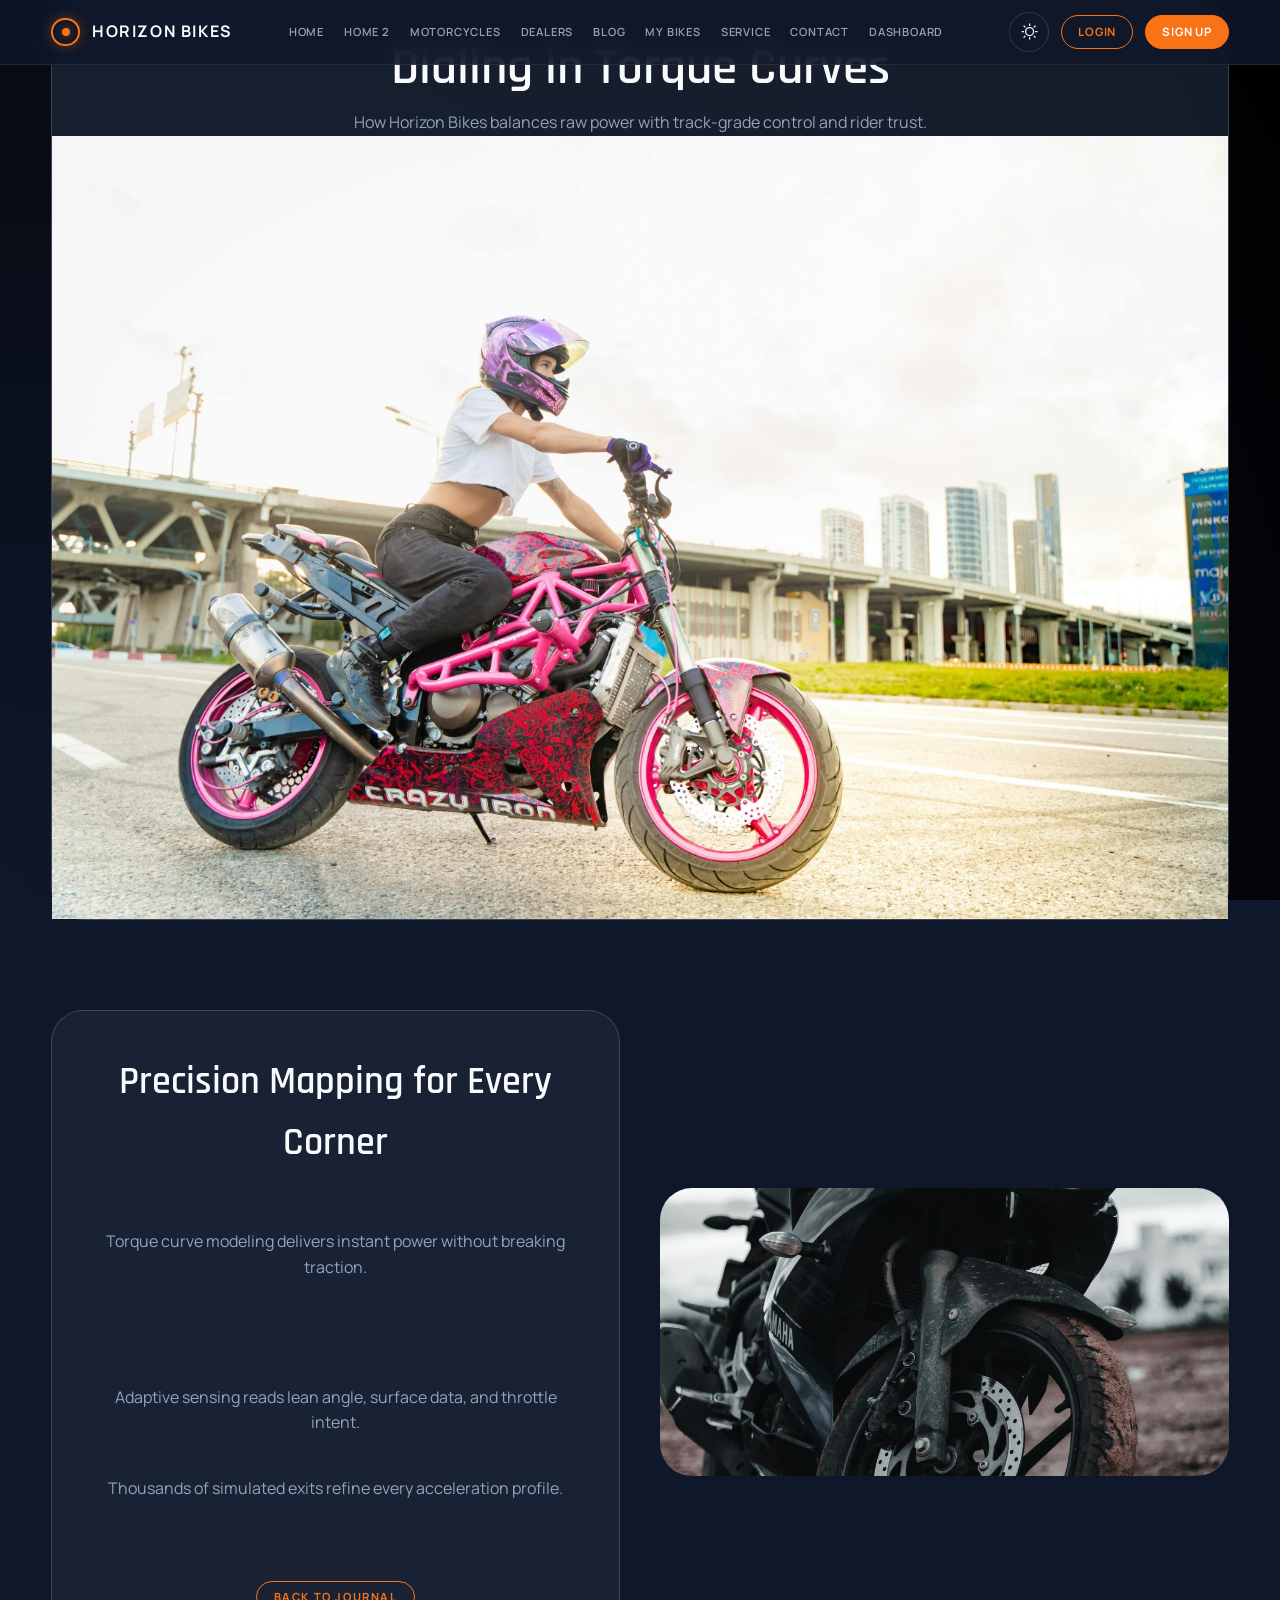
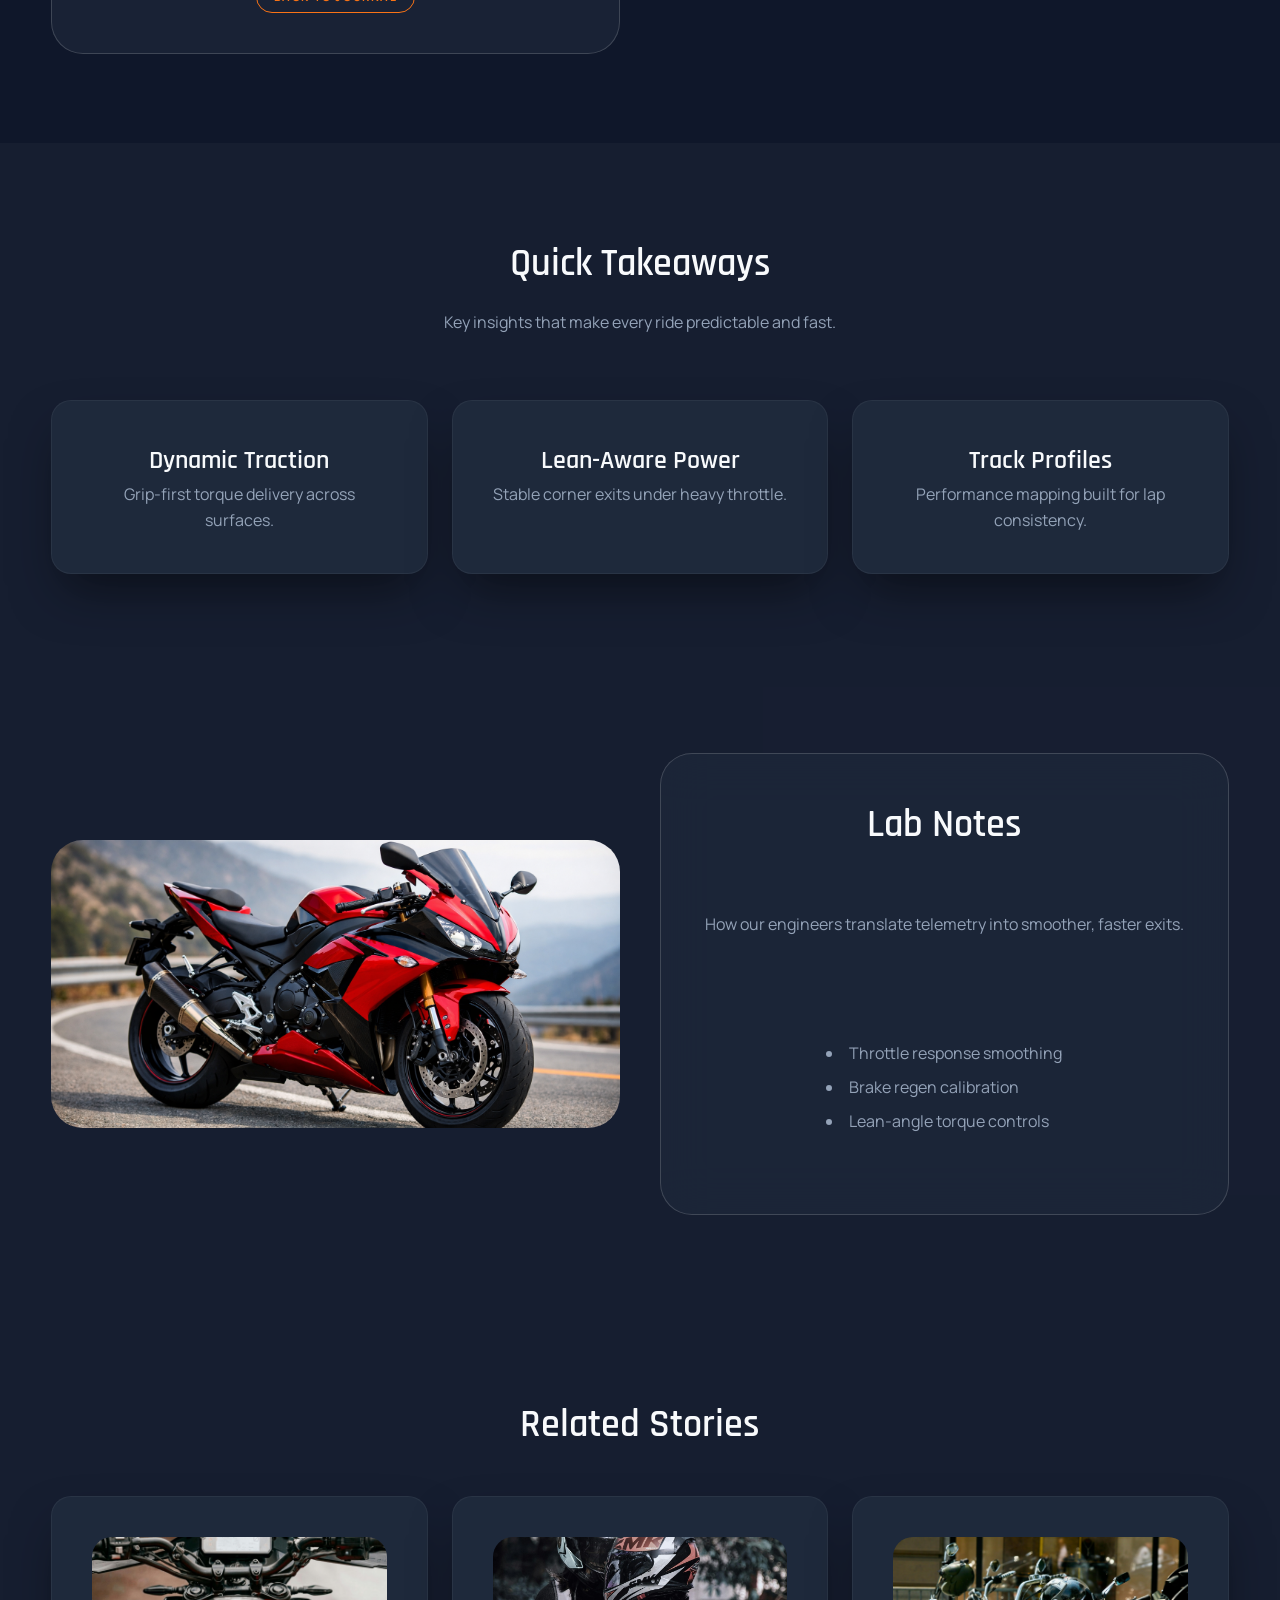
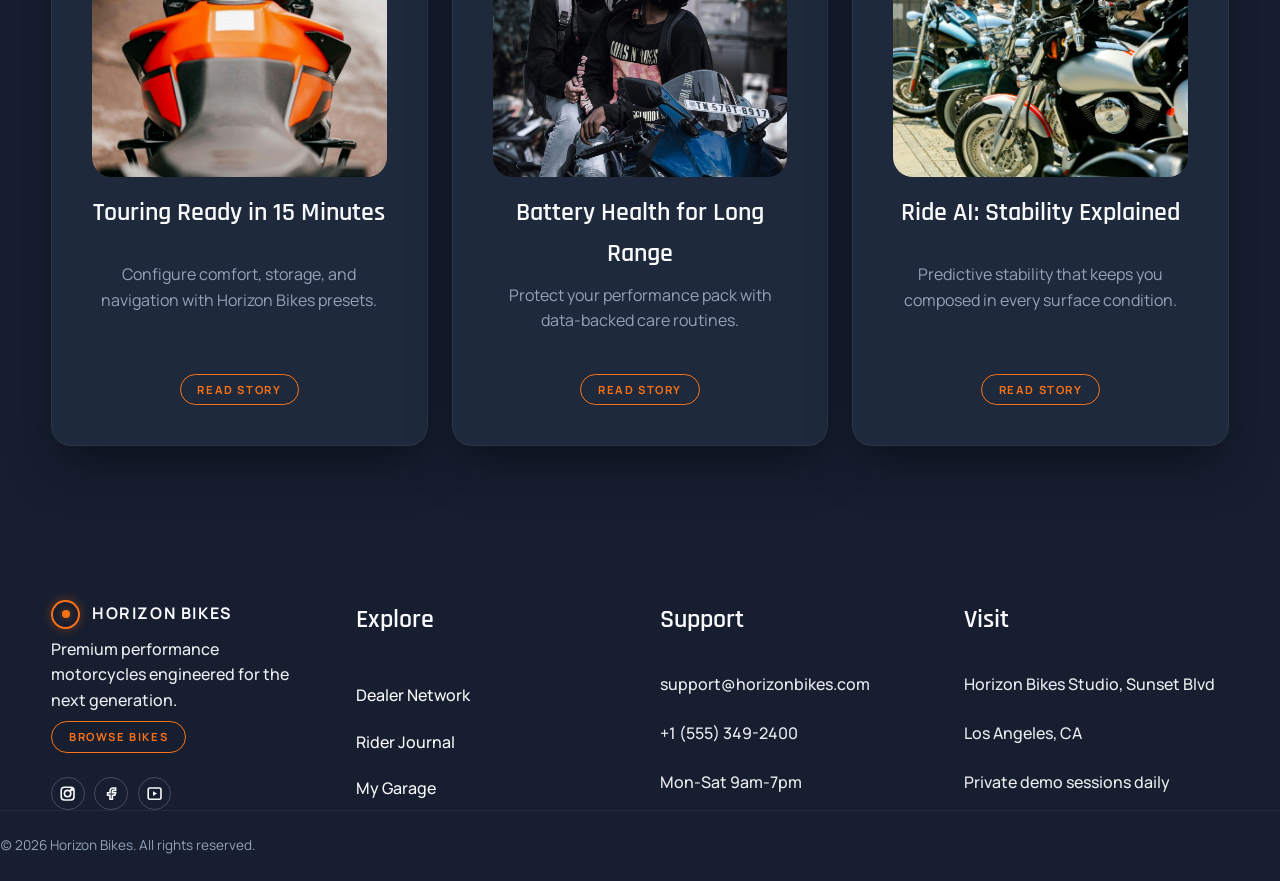
<file: blog-detail.html>
﻿<!doctype html>
<html lang="en">

<head>
  <meta charset="UTF-8" />
  <meta name="viewport" content="width=device-width, initial-scale=1.0" />
  <title>Horizon Bikes | Blog Detail</title>
  <link rel="icon" type="image/svg+xml" href="favicon.svg" />
  <link rel="stylesheet" href="style.css" />
</head>

<body class="page">
  <header class="site-header">
    <div class="nav-bar">
      <div class="nav-inner container">
        <a class="brand" href="index.html">
          <span class="logo-mark" aria-hidden="true"></span>
          <span class="brand-text">
            <span class="brand-name">Horizon Bikes</span>
          </span>
        </a>
        <nav class="nav-links" aria-label="Primary">
          <a class="nav-link" href="index.html">Home</a>
          <a class="nav-link" href="home-2.html">Home 2</a>
          <a class="nav-link" href="motorcycles.html">Motorcycles</a>
          <a class="nav-link" href="dealers.html">Dealers</a>
          <a class="nav-link" href="blog.html">Blog</a>
          <a class="nav-link" href="portal-bikes.html">My Bikes</a>
          <a class="nav-link" href="services.html">Service</a>
          <a class="nav-link" href="contact.html">Contact</a>
          <a class="nav-link" href="dashboard.html">Dashboard</a>
        </nav>
        <div class="nav-actions">
          <button class="icon-btn theme-toggle" id="theme-toggle" type="button" aria-pressed="false"
            aria-label="Toggle theme">
            <svg viewBox="0 0 24 24" aria-hidden="true" focusable="false">
              <circle cx="12" cy="12" r="5"></circle>
              <path
                d="M12 2v3M12 19v3M2 12h3M19 12h3M4.5 4.5l2.2 2.2M17.3 17.3l2.2 2.2M4.5 19.5l2.2-2.2M17.3 6.7l2.2-2.2">
              </path>
            </svg>
          </button>
          <a class="nav-btn nav-btn-outline" href="login.html">Login</a>
          <a class="nav-btn" href="register.html">Sign Up</a>
          <button class="icon-btn menu-toggle" id="menu-toggle" type="button" aria-expanded="false"
            aria-controls="mobile-menu" aria-label="Open menu">
            <span></span><span></span><span></span>
          </button>
        </div>
      </div>
    </div>
    <div class="mobile-menu" id="mobile-menu" aria-hidden="true">
      <div class="menu-panel glass">
        <button class="menu-close icon-btn" type="button" data-close aria-label="Close menu">X</button>
        <div class="menu-links">
          <a class="nav-link" data-close href="index.html">Home</a>
          <a class="nav-link" data-close href="home-2.html">Home 2</a>
          <a class="nav-link" data-close href="motorcycles.html">Motorcycles</a>
          <a class="nav-link" data-close href="dealers.html">Dealers</a>
          <a class="nav-link" data-close href="blog.html">Blog</a>
          <a class="nav-link" data-close href="portal-bikes.html">My Bikes</a>
          <a class="nav-link" data-close href="services.html">Service</a>
          <a class="nav-link" data-close href="contact.html">Contact</a>
          <a class="nav-link" data-close href="dashboard.html">Dashboard</a>
        </div>
        <div class="menu-actions center">
          <a class="btn btn-outline" data-close href="login.html">Login</a>
          <a class="btn" data-close href="register.html">Register</a>
        </div>
      </div>
    </div>
  </header>

  <main>
    <section class="hero hero-article">
      <div class="container glass">
        <p class="eyebrow">Engineering Insight</p>
        <h1>Dialing in Torque Curves</h1>
        <p>How Horizon Bikes balances raw power with track-grade control and rider trust.</p>
        <div class="hero-media">
          <img src="image/WhatsApp Image 2026-01-25 at 1.57.25 PM.jpeg" alt="Torque curve insights" />
        </div>
      </div>
    </section>

    <section class="section">
      <div class="container split-grid">
        <div class="glass hero-panel stack">
          <h2>Precision Mapping for Every Corner</h2>
          <p>Torque curve modeling delivers instant power without breaking traction.</p>
          <p>Adaptive sensing reads lean angle, surface data, and throttle intent.</p>
          <p>Thousands of simulated exits refine every acceleration profile.</p>
          <div class="center">
            <a class="btn btn-outline btn-small" href="blog.html">Back to Journal</a>
          </div>
        </div>
        <div class="glass image-tile">
          <img src="image/WhatsApp Image 2026-01-25 at 2.17.07 PM (2).jpeg" alt="Horizon Bikes torque testing" />
        </div>
      </div>
    </section>

    <section class="section alt">
      <div class="container">
        <h2>Quick Takeaways</h2>
        <p>Key insights that make every ride predictable and fast.</p>
        <div class="grid grid-3">
          <div class="neo-card">
            <h3>Dynamic Traction</h3>
            <p>Grip-first torque delivery across surfaces.</p>
          </div>
          <div class="neo-card">
            <h3>Lean-Aware Power</h3>
            <p>Stable corner exits under heavy throttle.</p>
          </div>
          <div class="neo-card">
            <h3>Track Profiles</h3>
            <p>Performance mapping built for lap consistency.</p>
          </div>
        </div>
      </div>
    </section>

    <section class="section alt">
      <div class="container split-grid">
        <div class="glass image-tile">
          <img src="image/sport-bike.jpg" alt="Horizon Bikes lab detail" />
        </div>
        <div class="glass hero-panel stack">
          <h2>Lab Notes</h2>
          <p>How our engineers translate telemetry into smoother, faster exits.</p>
          <ul class="list">
            <li>Throttle response smoothing</li>
            <li>Brake regen calibration</li>
            <li>Lean-angle torque controls</li>
          </ul>
        </div>
      </div>
    </section>

    <section class="section alt">
      <div class="container">
        <h2>Related Stories</h2>
        <div class="grid grid-cards">
          <article class="neo-card card">
            <img src="image/WhatsApp Image 2026-01-25 at 2.17.07 PM (4).jpeg" alt="Touring setup" />
            <div class="card-body">
              <h3>Touring Ready in 15 Minutes</h3>
              <p>Configure comfort, storage, and navigation with Horizon Bikes presets.</p>
            </div>
            <div class="center">
              <a class="btn btn-outline btn-small" href="blog-detail.html">Read Story</a>
            </div>
          </article>
          <article class="neo-card card">
            <img src="image/WhatsApp Image 2026-01-25 at 2.17.07 PM.jpeg" alt="Battery care guide" />
            <div class="card-body">
              <h3>Battery Health for Long Range</h3>
              <p>Protect your performance pack with data-backed care routines.</p>
            </div>
            <div class="center">
              <a class="btn btn-outline btn-small" href="blog-detail.html">Read Story</a>
            </div>
          </article>
          <article class="neo-card card">
            <img src="image/WhatsApp Image 2026-01-25 at 2.04.53 PM.jpeg" alt="Stability insights" />
            <div class="card-body">
              <h3>Ride AI: Stability Explained</h3>
              <p>Predictive stability that keeps you composed in every surface condition.</p>
            </div>
            <div class="center">
              <a class="btn btn-outline btn-small" href="blog-detail.html">Read Story</a>
            </div>
          </article>
        </div>
      </div>
    </section>
  </main>

  <footer class="site-footer">
    <div class="container footer-grid">
      <div class="stack">
        <a class="brand" href="blog-detail.html">
          <span class="logo-mark" aria-hidden="true"></span>
          <span class="brand-text">
            <span class="brand-name">Horizon Bikes</span>
            <span class="brand-tag">Ride the Future.</span>
          </span>
        </a>
        <p>Premium performance motorcycles engineered for the next generation.</p>
        <div class="center">
          <a class="btn btn-outline btn-small" href="motorcycles.html">Browse Bikes</a>
        </div>
        <div class="footer-social">
          <a href="#" aria-label="Horizon Bikes Instagram">
            <svg viewBox="0 0 24 24" role="img" aria-hidden="true">
              <rect x="4" y="4" width="16" height="16" rx="4"></rect>
              <circle cx="12" cy="12" r="4"></circle>
              <circle cx="17" cy="7" r="1"></circle>
            </svg>
          </a>
          <a href="#" aria-label="Horizon Bikes Facebook">
            <svg viewBox="0 0 24 24" role="img" aria-hidden="true">
              <path d="M14 8h3V5h-3c-2.2 0-4 1.8-4 4v2H7v3h3v5h3v-5h3l1-3h-4V9c0-.6.4-1 1-1Z"></path>
            </svg>
          </a>
          <a href="#" aria-label="Horizon Bikes YouTube">
            <svg viewBox="0 0 24 24" role="img" aria-hidden="true">
              <path d="M4 7.5c0-1 0-2.5 2-2.5h12c2 0 2 1.5 2 2.5v9c0 1-0.5 2.5-2 2.5H6c-1.5 0-2-1.5-2-2.5v-9Z"></path>
              <path d="m10 9 5 3-5 3z" fill="currentColor" stroke="none"></path>
            </svg>
          </a>
        </div>
      </div>
      <div class="stack">
        <h3>Explore</h3>
        <ul class="list">
          <li><a href="dealers.html">Dealer Network</a></li>
          <li><a href="blog.html">Rider Journal</a></li>
          <li><a href="portal-bikes.html">My Garage</a></li>
        </ul>
      </div>
      <div class="stack">
        <h3>Support</h3>
        <p>support@horizonbikes.com</p>
        <p>+1 (555) 349-2400</p>
        <p>Mon-Sat 9am-7pm</p>
      </div>
      <div class="stack">
        <h3>Visit</h3>
        <p>Horizon Bikes Studio, Sunset Blvd</p>
        <p>Los Angeles, CA</p>
        <p>Private demo sessions daily</p>
      </div>
    </div>
    <p class="footer-note">(c) 2026 Horizon Bikes. All rights reserved.</p>
  </footer>

  <script src="main.js"></script>
</body>

</html>
</file>
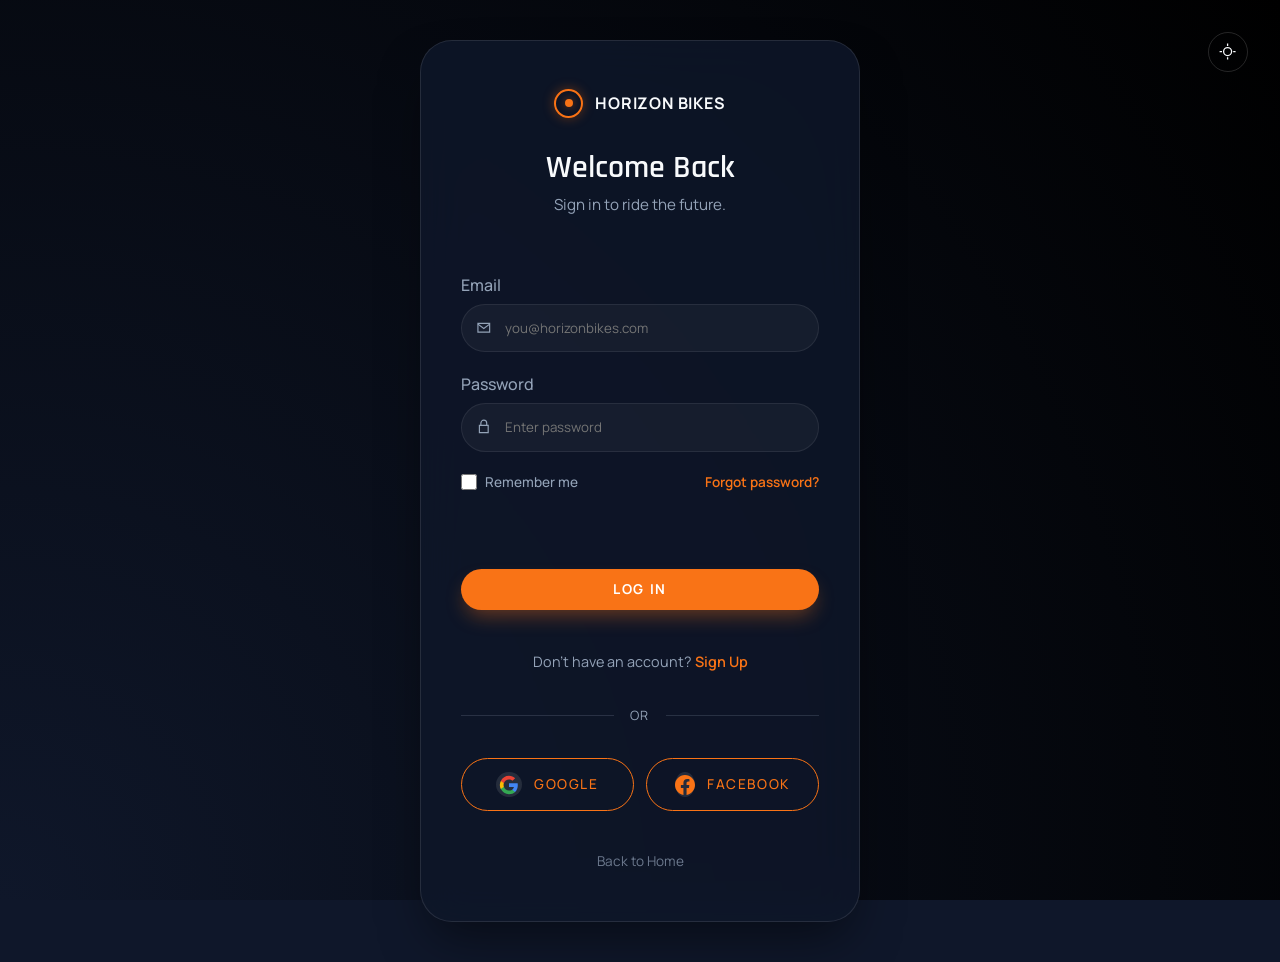
<file: login.html>
﻿<!doctype html>
<html lang="en">

<head>
  <meta charset="UTF-8" />
  <meta name="viewport" content="width=device-width, initial-scale=1.0" />
  <title>Horizon Bikes | Login</title>
  <link rel="icon" type="image/svg+xml" href="favicon.svg" />
  <link rel="stylesheet" href="style.css" />
</head>

<body class="auth-page">

  <div class="auth-theme-toggle">
    <button class="icon-btn theme-toggle" id="theme-toggle-auth" type="button" aria-label="Toggle theme">
      <svg viewBox="0 0 24 24">
        <circle cx="12" cy="12" r="5"></circle>
        <path d="M12 2v3M12 19v3M2 12h3M19 12h3"></path>
      </svg>
    </button>
  </div>

  <main class="auth-wrapper">
    <div class="glass auth-card">
      <a class="auth-brand" href="index.html" aria-label="Horizon Bikes Home">
        <div class="logo-mark" aria-hidden="true"></div>
        <span class="brand-name">Horizon Bikes</span>
      </a>
      <h1>Welcome Back</h1>
      <p class="auth-subtitle">Sign in to ride the future.</p>

      <form class="form-grid needs-validation auth-form" novalidate>
        <div class="input-group">
          <label for="login-email">Email</label>
          <div class="input-shell">
            <span class="input-icon" aria-hidden="true">
              <svg viewBox="0 0 24 24" role="img" aria-hidden="true">
                <path d="M4 6h16v12H4z" stroke="currentColor" stroke-width="1.6" fill="none" />
                <path d="m4 7 8 6 8-6" stroke="currentColor" stroke-width="1.6" fill="none" />
              </svg>
            </span>
            <input class="input" id="login-email" name="email" type="email" placeholder="you@horizonbikes.com"
              required />
          </div>
        </div>
        <div class="input-group">
          <label for="login-password">Password</label>
          <div class="input-shell">
            <span class="input-icon" aria-hidden="true">
              <svg viewBox="0 0 24 24" role="img" aria-hidden="true">
                <path d="M6 10h12v10H6z" stroke="currentColor" stroke-width="1.6" fill="none" />
                <path d="M8 10V7a4 4 0 0 1 8 0v3" stroke="currentColor" stroke-width="1.6" fill="none" />
              </svg>
            </span>
            <input class="input" id="login-password" name="password" type="password" placeholder="Enter password"
              required />
          </div>
        </div>
        <div class="auth-row">
          <label class="auth-check">
            <input type="checkbox" />
            <span>Remember me</span>
          </label>
          <a class="auth-link" href="register.html">Forgot password?</a>
        </div>
        <p class="form-message" aria-live="polite"></p>
        <button class="btn auth-primary" type="submit">Log In</button>
      </form>

      <p class="auth-note">Don’t have an account? <a class="auth-link" href="register.html">Sign Up</a></p>
      <div class="auth-divider"><span>OR</span></div>
      <div class="auth-social-grid">
        <button class="btn btn-outline auth-social" type="button">
          <span class="social-dot">
            <svg viewBox="0 0 24 24" width="20" height="20">
              <path
                d="M22.56 12.25c0-.78-.07-1.53-.2-2.25H12v4.26h5.92c-.26 1.37-1.04 2.53-2.21 3.31v2.77h3.57c2.08-1.92 3.28-4.74 3.28-8.09z"
                fill="#4285F4" />
              <path
                d="M12 23c2.97 0 5.46-.98 7.28-2.66l-3.57-2.77c-.98.66-2.23 1.06-3.71 1.06-2.86 0-5.29-1.93-6.16-4.53H2.18v2.84C3.99 20.53 7.7 23 12 23z"
                fill="#34A853" />
              <path
                d="M5.84 14.1c-.22-.66-.35-1.36-.35-2.1s.13-1.44.35-2.1V7.06H2.18C1.43 8.55 1 10.22 1 12s.43 3.45 1.18 4.94L5.84 14.1z"
                fill="#FBBC05" />
              <path
                d="M12 5.38c1.62 0 3.06.56 4.21 1.66l3.15-3.15C17.45 2.09 14.97 1 12 1 7.7 1 3.99 3.47 2.18 7.06l3.66 2.84c.87-2.6 3.3-4.52 6.16-4.52z"
                fill="#EA4335" />
            </svg>
          </span>
          <span>Google</span>
        </button>
        <button class="btn btn-outline auth-social" type="button">
          <span class="social-dot">
            <svg viewBox="0 0 24 24" width="20" height="20" fill="currentColor">
              <path
                d="M24 12.073c0-6.627-5.373-12-12-12s-12 5.373-12 12c0 5.99 4.388 10.954 10.125 11.854v-8.385H7.078v-3.469h3.047V9.43c0-3.007 1.792-4.669 4.533-4.669 1.312 0 2.686.235 2.686.235v2.953H15.83c-1.491 0-1.956.925-1.956 1.874v2.25h3.328l-.532 3.469h-2.796v8.385C19.612 23.027 24 18.062 24 12.073z" />
            </svg>
          </span>
          <span>Facebook</span>
        </button>
      </div>
      <a class="auth-back" href="index.html">Back to Home</a>
    </div>
  </main>

  <script src="main.js"></script>
</body>

</html>
</file>
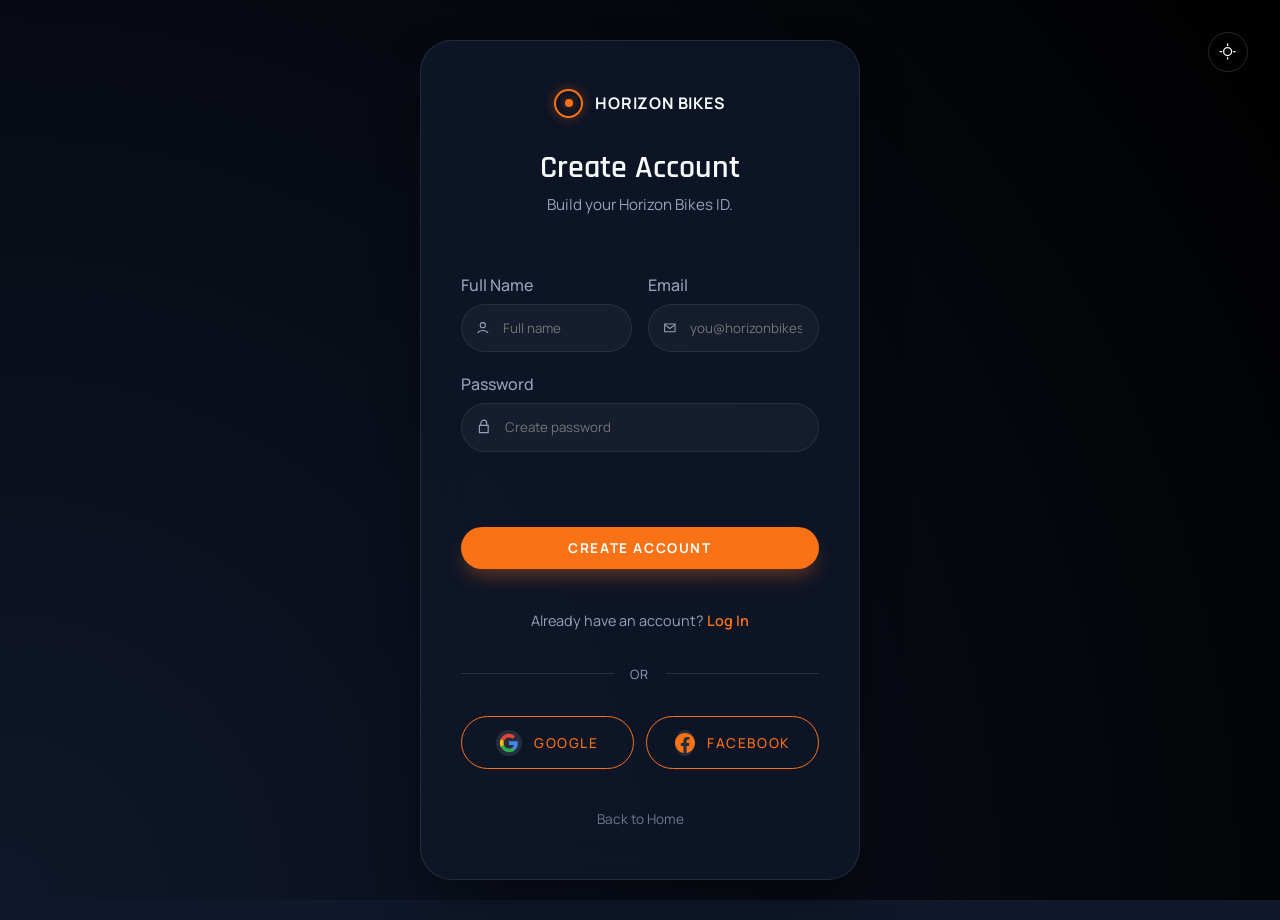
<file: register.html>
﻿<!doctype html>
<html lang="en">

<head>
  <meta charset="UTF-8" />
  <meta name="viewport" content="width=device-width, initial-scale=1.0" />
  <title>Horizon Bikes | Register</title>
  <link rel="icon" type="image/svg+xml" href="favicon.svg" />
  <link rel="stylesheet" href="style.css" />
</head>

<body class="auth-page">

  <div class="auth-theme-toggle">
    <button class="icon-btn theme-toggle" id="theme-toggle-auth" type="button" aria-label="Toggle theme">
      <svg viewBox="0 0 24 24">
        <circle cx="12" cy="12" r="5"></circle>
        <path d="M12 2v3M12 19v3M2 12h3M19 12h3"></path>
      </svg>
    </button>
  </div>

  <main class="auth-wrapper">
    <div class="glass auth-card">
      <a class="auth-brand" href="index.html" aria-label="Horizon Bikes Home">
        <div class="logo-mark" aria-hidden="true"></div>
        <span class="brand-name">Horizon Bikes</span>
      </a>
      <h1>Create Account</h1>
      <p class="auth-subtitle">Build your Horizon Bikes ID.</p>

      <form class="form-grid needs-validation auth-form" novalidate>
        <div class="form-row auth-row-stack">
          <div class="input-group">
            <label for="register-name">Full Name</label>
            <div class="input-shell">
              <span class="input-icon" aria-hidden="true">
                <svg viewBox="0 0 24 24" role="img" aria-hidden="true">
                  <path d="M12 12a4 4 0 1 0-4-4 4 4 0 0 0 4 4Z" stroke="currentColor" stroke-width="1.6" fill="none" />
                  <path d="M4 20c1.8-3 4.6-4 8-4s6.2 1 8 4" stroke="currentColor" stroke-width="1.6" fill="none" />
                </svg>
              </span>
              <input class="input" id="register-name" name="name" type="text" placeholder="Full name" required />
            </div>
          </div>
          <div class="input-group">
            <label for="register-email">Email</label>
            <div class="input-shell">
              <span class="input-icon" aria-hidden="true">
                <svg viewBox="0 0 24 24" role="img" aria-hidden="true">
                  <path d="M4 6h16v12H4z" stroke="currentColor" stroke-width="1.6" fill="none" />
                  <path d="m4 7 8 6 8-6" stroke="currentColor" stroke-width="1.6" fill="none" />
                </svg>
              </span>
              <input class="input" id="register-email" name="email" type="email" placeholder="you@horizonbikes.com"
                required />
            </div>
          </div>
        </div>
        <div class="input-group">
          <label for="register-password">Password</label>
          <div class="input-shell">
            <span class="input-icon" aria-hidden="true">
              <svg viewBox="0 0 24 24" role="img" aria-hidden="true">
                <path d="M6 10h12v10H6z" stroke="currentColor" stroke-width="1.6" fill="none" />
                <path d="M8 10V7a4 4 0 0 1 8 0v3" stroke="currentColor" stroke-width="1.6" fill="none" />
              </svg>
            </span>
            <input class="input" id="register-password" name="password" type="password" placeholder="Create password"
              required />
          </div>
        </div>
        <p class="form-message" aria-live="polite"></p>
        <button class="btn auth-primary" type="submit">Create Account</button>
      </form>

      <p class="auth-note">Already have an account? <a class="auth-link" href="login.html">Log In</a></p>
      <div class="auth-divider"><span>OR</span></div>
      <div class="auth-social-grid">
        <button class="btn btn-outline auth-social" type="button">
          <span class="social-dot">
            <svg viewBox="0 0 24 24" width="20" height="20">
              <path
                d="M22.56 12.25c0-.78-.07-1.53-.2-2.25H12v4.26h5.92c-.26 1.37-1.04 2.53-2.21 3.31v2.77h3.57c2.08-1.92 3.28-4.74 3.28-8.09z"
                fill="#4285F4" />
              <path
                d="M12 23c2.97 0 5.46-.98 7.28-2.66l-3.57-2.77c-.98.66-2.23 1.06-3.71 1.06-2.86 0-5.29-1.93-6.16-4.53H2.18v2.84C3.99 20.53 7.7 23 12 23z"
                fill="#34A853" />
              <path
                d="M5.84 14.1c-.22-.66-.35-1.36-.35-2.1s.13-1.44.35-2.1V7.06H2.18C1.43 8.55 1 10.22 1 12s.43 3.45 1.18 4.94L5.84 14.1z"
                fill="#FBBC05" />
              <path
                d="M12 5.38c1.62 0 3.06.56 4.21 1.66l3.15-3.15C17.45 2.09 14.97 1 12 1 7.7 1 3.99 3.47 2.18 7.06l3.66 2.84c.87-2.6 3.3-4.52 6.16-4.52z"
                fill="#EA4335" />
            </svg>
          </span>
          <span>Google</span>
        </button>
        <button class="btn btn-outline auth-social" type="button">
          <span class="social-dot">
            <svg viewBox="0 0 24 24" width="20" height="20" fill="currentColor">
              <path
                d="M24 12.073c0-6.627-5.373-12-12-12s-12 5.373-12 12c0 5.99 4.388 10.954 10.125 11.854v-8.385H7.078v-3.469h3.047V9.43c0-3.007 1.792-4.669 4.533-4.669 1.312 0 2.686.235 2.686.235v2.953H15.83c-1.491 0-1.956.925-1.956 1.874v2.25h3.328l-.532 3.469h-2.796v8.385C19.612 23.027 24 18.062 24 12.073z" />
            </svg>
          </span>
          <span>Facebook</span>
        </button>
      </div>
      <a class="auth-back" href="index.html">Back to Home</a>
    </div>
  </main>

  <script src="main.js"></script>
</body>

</html>
</file>
<file: style.css>
@import url("https://fonts.googleapis.com/css2?family=Rajdhani:wght@400;500;600;700&family=Manrope:wght@300;400;500;600;700&display=swap");

:root {
  --bg-dark: #0F172A;
  --bg-light: #F9FAFB;
  --surface-dark: #1E293B;
  --surface-light: #FFFFFF;
  --glass-dark: rgba(30, 41, 59, 0.7);
  --glass-light: rgba(255, 255, 255, 0.75);
  --text-dark: #F8FAFC;
  --text-light: #111827;
  --muted-dark: #94A3B8;
  --muted-light: #6B7280;
  --accent: #F97316;
  --accent-glow: rgba(249, 115, 22, 0.4);

  --radius-s: 0.75rem;
  --radius-m: 1.25rem;
  --radius-l: 2rem;
  --radius-xl: 3.5rem;
  --blur: 24px;

  --shadow-premium: 0 25px 50px -12px rgba(0, 0, 0, 0.5);
  --shadow-glass: 0 10px 15px -3px rgba(0, 0, 0, 0.1), 0 4px 6px -2px rgba(0, 0, 0, 0.05);

  --space-1: 0.5rem;
  --space-2: 1rem;
  --space-3: 1.5rem;
  --space-4: 2.5rem;
  --space-5: 4rem;
  --space-6: 6rem;

  --container: 75rem;
  --font-display: "Rajdhani", sans-serif;
  --font-body: "Manrope", sans-serif;
}

* {
  box-sizing: border-box;
  margin: 0;
  padding: 0;
}

html,
body {
  max-width: 100%;
  overflow-x: hidden;
}

body {
  --bg: var(--bg-dark);
  --surface: var(--surface-dark);
  --glass: var(--glass-dark);
  --text: var(--text-dark);
  --muted: var(--muted-dark);
  --shadow-neo: var(--shadow-premium);

  font-family: var(--font-body);
  background: var(--bg);
  color: var(--text);
  line-height: 1.6;
  position: relative;
  /* Set relative to allow absolute positioning of background */
}

/* ANTI-GRAVITY BACKGROUND STYLES */

/* Container for the background animation - fixed to viewport */
#anti-gravity-bg {
  position: fixed;
  top: 0;
  left: 0;
  width: 100%;
  height: 100%;
  z-index: -1;
  /* Ensures it stays behind all content */
  overflow: hidden;
  pointer-events: none;
  /* Allows clicks to pass through */
  /* Background gradient based on theme */
  background: radial-gradient(circle at bottom left, var(--bg-dark), #000000);
}

body[data-theme="light"] #anti-gravity-bg {
  background: radial-gradient(circle at bottom left, #f3f4f6, #ffffff);
}

/* Individual particle style - Firefly */
/* Individual particle style - Energy Streak */
.energy-streak {
  position: absolute;
  width: 2px;
  /* Thin streak */
  background: linear-gradient(to top, rgba(255, 255, 255, 0), rgba(255, 255, 255, 0.8), rgba(255, 255, 255, 0));
  opacity: 0;
  border-radius: 4px;
  filter: blur(1px);
  /* Soft glow feel */
  /* Upward motion with variable duration */
  animation: riseEnergy var(--duration) linear infinite;
  box-shadow: 0 0 6px 0px rgba(255, 255, 255, 0.4);
}

body[data-theme="light"] .energy-streak {
  background: linear-gradient(to top, rgba(249, 115, 22, 0), rgba(249, 115, 22, 0.8), rgba(249, 115, 22, 0));
  box-shadow: 0 0 6px 0px var(--accent-glow);
}

/* Upward floating motion */
@keyframes riseEnergy {
  0% {
    transform: translateY(110vh) translateX(0) scaleY(1);
    opacity: 0;
  }

  15% {
    opacity: var(--max-opacity, 0.5);
  }

  85% {
    opacity: var(--max-opacity, 0.5);
  }

  100% {
    transform: translateY(-20vh) translateX(var(--drift, 20px)) scaleY(1.2);
    /* Move up and slightly sideways */
    opacity: 0;
  }
}





/* Page Transition Overlay */
body::after {
  content: "";
  position: fixed;
  inset: 0;
  background: var(--bg);
  z-index: 9999;
  pointer-events: none;
  opacity: 0;
  transition: opacity 0.6s ease;
}

body.page-loading::after {
  opacity: 1;
}

/* Noise/Grain Texture */
.noise-overlay {
  position: fixed;
  inset: 0;
  background-image: url("https://grainy-gradients.vercel.app/noise.svg");
  opacity: 0.05;
  pointer-events: none;
  z-index: 100;
  mix-blend-mode: overlay;
}


body::before {
  content: "";
  position: fixed;
  inset: 0;
  background: radial-gradient(circle at 20% 20%, rgba(249, 115, 22, 0.05), transparent 40%),
    radial-gradient(circle at 80% 80%, rgba(249, 115, 22, 0.03), transparent 40%);
  z-index: -1;
  pointer-events: none;
}

body[data-theme="light"] {
  --bg: var(--bg-light);
  --surface: var(--surface-light);
  --glass: var(--glass-light);
  --text: var(--text-light);
  --muted: var(--muted-light);
  --shadow-neo: var(--shadow-glass);
}

.home-2-page {
  background: linear-gradient(180deg, rgba(10, 12, 16, 0.78), rgba(10, 12, 16, 0.92)), url("https://images.pexels.com/photos/5027471/pexels-photo-5027471.jpeg?auto=compress&cs=tinysrgb&dpr=2&h=1080&w=1920");
  background-size: cover;
  background-position: center;
}

body[data-theme="light"].home-2-page {
  background: linear-gradient(180deg, rgba(230, 233, 238, 0.88), rgba(230, 233, 238, 0.97)), url("https://images.pexels.com/photos/5027471/pexels-photo-5027471.jpeg?auto=compress&cs=tinysrgb&dpr=2&h=1080&w=1920");
  background-size: cover;
  background-position: center;
}

.motorcycles-page {
  background: linear-gradient(180deg, rgba(10, 12, 16, 0.78), rgba(10, 12, 16, 0.92)), url("https://images.pexels.com/photos/5027471/pexels-photo-5027471.jpeg?auto=compress&cs=tinysrgb&dpr=2&h=1080&w=1920");
  background-size: cover;
  background-position: center;
}

body[data-theme="light"].motorcycles-page {
  background: linear-gradient(180deg, rgba(230, 233, 238, 0.88), rgba(230, 233, 238, 0.97)), url("https://images.pexels.com/photos/5027471/pexels-photo-5027471.jpeg?auto=compress&cs=tinysrgb&dpr=2&h=1080&w=1920");
  background-size: cover;
  background-position: center;
}

img {
  max-width: 100%;
  height: auto;
  display: block;
  margin-inline: auto;
}

a {
  color: inherit;
  text-decoration: none;
}

button,
input,
textarea {
  font-family: inherit;
}

h1,
h2,
h3 {
  font-family: var(--font-display);
  text-align: center;
  font-weight: 600;
}

h1 {
  font-size: clamp(2.2rem, 4vw, 3.6rem);
}

h2 {
  font-size: clamp(1.7rem, 3vw, 2.6rem);
  margin-bottom: var(--space-2);
}


h3 {
  font-size: clamp(1.2rem, 2.4vw, 1.6rem);
}

p {
  color: var(--muted);
  text-align: center;
}

.section h2+p {
  margin-bottom: var(--space-5);
  max-width: 600px;
  margin-inline: auto;
}

.section h2+.grid,
.section h2+.stack,
.section h2+.split-grid {
  margin-top: var(--space-4);
}



.page {
  overflow-x: hidden;
}

.container {
  width: min(92%, var(--container));
  margin: 0 auto;
}

.section {
  padding: clamp(3rem, 7vw, 6rem) 0;
}

.section.alt {
  background: rgba(255, 255, 255, 0.03);
}

body[data-theme="light"] .section.alt {
  background: rgba(15, 23, 42, 0.04);
}

.center {
  display: flex;
  justify-content: center;
  align-items: center;
  gap: var(--space-2);
  flex-wrap: wrap;
}

.panel,
.hero-panel {
  padding: var(--space-4);
}


.card .center,
.panel .center,
.neo-card .center,
.hero-panel .center {
  margin-top: var(--space-4);
}


.card .center,
.neo-card .center {
  margin-top: auto !important;
  padding-top: var(--space-4);
}






.stack {
  display: grid;
  gap: var(--space-4);
}


.grid {
  display: grid;
  gap: var(--space-3);
}

.grid-2 {
  grid-template-columns: repeat(auto-fit, minmax(18rem, 1fr));
}

.grid-3 {
  grid-template-columns: repeat(auto-fit, minmax(16rem, 1fr));
}

.grid-4 {
  grid-template-columns: repeat(auto-fit, minmax(14rem, 1fr));
}

.glass {
  background: var(--glass);
  backdrop-filter: blur(var(--blur));
  border: 1px solid rgba(255, 255, 255, 0.16);
  border-radius: var(--radius-l);
}

body[data-theme="light"] .glass {
  border-color: rgba(15, 23, 42, 0.12);
}

.neo-card {
  background: var(--surface);
  border-radius: var(--radius-m);
  box-shadow: var(--shadow-neo);
  padding: var(--space-4);
  text-align: center;
  transition: transform 0.6s cubic-bezier(0.19, 1, 0.22, 1), box-shadow 0.6s ease, border-color 0.6s ease;
  border: 1px solid rgba(255, 255, 255, 0.05);
  position: relative;
  overflow: hidden;
  transform-style: preserve-3d;
  display: flex;
  flex-direction: column;
}


.neo-card:hover {
  transform: translateY(-15px) rotateX(4deg);
  border-color: var(--accent);
  box-shadow: 0 30px 60px -10px rgba(0, 0, 0, 0.5), 0 0 20px var(--accent-glow);
  z-index: 10;
}

.neo-card img {
  transition: transform 0.8s cubic-bezier(0.19, 1, 0.22, 1), filter 0.8s ease;
}

.neo-card:hover img {
  transform: scale(1.05) translateZ(20px);
  filter: brightness(1.1) drop-shadow(0 0 15px var(--accent));
}

.neo-card::after {
  content: "";
  position: absolute;
  inset: 0;
  background: radial-gradient(circle at var(--mouse-x, 50%) var(--mouse-y, 50%), rgba(249, 115, 22, 0.12), transparent 75%);
  opacity: 0;
  transition: opacity 0.4s ease;
  pointer-events: none;
}

.neo-card:hover::after {
  opacity: 1;
}

body[data-theme="light"] .neo-card {
  border-color: rgba(0, 0, 0, 0.05);
}


.eyebrow {
  text-transform: uppercase;
  letter-spacing: 0.2rem;
  font-size: 0.75rem;
  color: var(--accent);
  text-align: center;
  margin-bottom: var(--space-1);
}

.center {
  display: flex;
  justify-content: center;
  align-items: center;
  width: 100%;
}


.btn {
  display: inline-flex;
  align-items: center;
  justify-content: center;
  padding: 0.8rem 1.8rem;
  border-radius: 999px;
  border: none;
  background: var(--accent);
  color: #FFFFFF;
  font-weight: 700;
  text-transform: uppercase;
  font-size: 0.85rem;
  letter-spacing: 0.1rem;
  line-height: 1.2;
  transition: all 0.3s cubic-bezier(0.4, 0, 0.2, 1);
  box-shadow: 0 10px 20px -5px var(--accent-glow);
  cursor: pointer;
}

.btn:hover {
  transform: translateY(-2px);
  box-shadow: 0 15px 30px -5px var(--accent-glow);
  filter: brightness(1.1);
}

.btn-outline {
  background: transparent;
  border: 1px solid var(--accent);
  color: var(--accent);
  box-shadow: none;
}

.btn-small {
  padding: 0.5rem 1.05rem;
  font-size: 0.7rem;
}

.icon-btn {
  width: 2.5rem;
  height: 2.5rem;
  border-radius: 50%;
  border: 1.5px solid rgba(255, 255, 255, 0.15);
  background: transparent;
  color: var(--text);
  display: flex;
  align-items: center;
  justify-content: center;
  padding: 0;
  cursor: pointer;
  transition: all 0.3s ease;
}

.icon-btn svg {
  width: 1.2rem;
  height: 1.2rem;
  stroke: currentColor;
  fill: none;
  stroke-width: 1.6;
}

.logo-mark {
  width: 1.8rem;
  /* Reduced from 2.4rem */
  height: 1.8rem;
  /* Reduced from 2.4rem */
  border-radius: 50%;
  border: 2px solid var(--accent);
  display: grid;
  place-items: center;
  position: relative;
  box-shadow: 0 0 12px rgba(255, 106, 0, 0.35);
}

.logo-mark::before {
  content: "";
  width: 0.5rem;
  /* Reduced from 0.7rem */
  height: 0.5rem;
  /* Reduced from 0.7rem */
  border-radius: 50%;
  background: var(--accent);
  box-shadow: 0 0 8px rgba(255, 106, 0, 0.5);
}

.brand {
  display: flex;
  flex-direction: row;
  align-items: center;
  gap: 0.75rem;
  flex-shrink: 0;
  text-decoration: none;
}



.brand-text {
  display: flex;
  flex-direction: row;
  align-items: baseline;
  gap: 0.5rem;
  min-width: 0;
}


.brand-name {
  font-weight: 700;
  font-size: 1rem;
  letter-spacing: 0.1rem;
  text-transform: uppercase;
  white-space: nowrap;
}



.brand-tag {
  display: none;
}





.site-header {
  position: fixed;
  top: 0;
  left: 0;
  width: 100%;
  z-index: 1000;
  backdrop-filter: blur(12px);
}

.nav-bar {
  background: rgba(15, 23, 42, 0.85);
  border-bottom: 1px solid rgba(255, 255, 255, 0.08);
  width: 100%;
  transition: all 0.3s ease;
}

body[data-theme="light"] .nav-bar {
  background: rgba(249, 250, 251, 0.9);
  border-color: rgba(15, 23, 42, 0.08);
}

.nav-inner {
  display: flex;
  align-items: center;
  justify-content: space-between;
  gap: var(--space-4);
  padding: 0.75rem 0;
}


.nav-links {
  display: flex;
  gap: 0.25rem;
  align-items: center;
  margin-right: auto;
  margin-left: 0.5rem;
  white-space: nowrap;
  flex-wrap: nowrap;
  flex-shrink: 1;
}







.nav-link {
  font-size: 0.7rem;
  font-weight: 600;
  color: var(--muted);
  text-transform: uppercase;
  letter-spacing: 0.05rem;
  padding: 0.5rem 0.5rem;
  border-radius: var(--radius-s);
  transition: all 0.2s ease;
  white-space: nowrap;
}

.nav-link:hover,
.nav-link.active {
  color: var(--accent);
  background: rgba(249, 115, 22, 0.05);
}

.nav-actions {
  display: flex !important;
  align-items: center;
  gap: 0.75rem;
  margin-left: 1rem;
  margin-right: 0;
  padding-right: 0;
  flex-shrink: 0;
  visibility: visible !important;
  opacity: 1 !important;
}

.nav-actions .theme-toggle {
  display: flex;
  order: -1;
}



/* Rounded Stylish Buttons for Navigation */
.nav-btn {
  padding: 0.4rem 1rem;
  font-size: 0.72rem;
  border-radius: 999px;
  font-weight: 700;
  text-transform: uppercase;
  letter-spacing: 0.05rem;
  transition: all 0.3s cubic-bezier(0.4, 0, 0.2, 1);
  display: inline-flex !important;
  align-items: center;
  justify-content: center;
  white-space: nowrap;
  flex-shrink: 0;
  background: var(--accent);
  color: #FFFFFF;
  border: 1.5px solid var(--accent);
}

.nav-btn:hover {
  filter: brightness(1.1);
  box-shadow: 0 4px 12px var(--accent-glow);
}

.nav-btn-outline {
  background: transparent;
  border: 1.5px solid var(--accent);
  color: var(--accent);
}

.nav-btn-outline:hover {
  background: var(--accent);
  color: #FFFFFF;
}

/* Center Dashboard Logic */
.dashboard-nav {
  display: flex;
  align-items: center;
  gap: 1rem;
}

/* Consolidated actions */


.nav-actions .menu-toggle {
  order: 4;
}

.nav-actions .nav-dashboard-icon {
  display: none;
  align-items: center;
  justify-content: center;
  width: 2.2rem;
  height: 2.2rem;
  color: var(--text);
  background: transparent;
  border: none;
  padding: 0;
  cursor: pointer;
}

.nav-actions .nav-dashboard-icon svg {
  width: 1.2rem;
  height: 1.2rem;
  stroke: currentColor;
  fill: none;
  stroke-width: 1.6;
}

.menu-toggle {
  width: 2.5rem;
  height: 2.5rem;
  border-radius: 50%;
  border: 1.5px solid rgba(255, 255, 255, 0.15);
  background: transparent;
  display: none;
  flex-direction: column;
  justify-content: center;
  align-items: center;
  gap: 0.3rem;
  padding: 0;
  cursor: pointer;
  transition: all 0.3s ease;
}

.menu-toggle span {
  width: 1.1rem;
  height: 0.12rem;
  background: var(--text);
  display: block;
  margin: 0 auto;
}

.mobile-menu {
  position: fixed;
  inset: 0;
  background: rgba(2, 4, 8, 0.7);
  display: flex;
  justify-content: center;
  align-items: flex-start;
  padding: 5rem 0 2rem;
  z-index: 200;
  opacity: 0;
  visibility: hidden;
  pointer-events: none;
  transition: opacity 0.2s ease;
}

.mobile-menu.open {
  opacity: 1;
  visibility: visible;
  pointer-events: auto;
}

.menu-panel {
  width: min(92%, 24rem);
  padding: var(--space-4);
  display: grid;
  gap: var(--space-3);
  max-height: calc(100vh - 7rem);
  overflow-y: auto;
  background: rgba(5, 7, 12, 0.92);
  transform: translateY(-12px);
  opacity: 0;
  transition: transform 0.2s ease, opacity 0.2s ease;
}

.mobile-menu.open .menu-panel {
  transform: translateY(0);
  opacity: 1;
}

body[data-theme="light"] .menu-panel {
  background: rgba(245, 247, 250, 0.96);
}

.menu-links {
  display: grid;
  gap: var(--space-2);
  text-align: center;
}

.menu-close {
  justify-self: end;
}

.hero-list .glass {
  padding: var(--space-4);
}

.filter-bar {
  flex-wrap: wrap;
}

.filter-bar .btn {
  padding: 0.65rem 1.4rem;
  min-width: 7.5rem;
  letter-spacing: 0.08rem;
}

/* --- ANIMATION PRIMITIVES --- */

@keyframes speedTrail {
  0% {
    transform: translateX(-100%) skewX(-15deg);
    opacity: 0;
  }

  20% {
    opacity: 0.3;
  }

  100% {
    transform: translateX(200%) skewX(-15deg);
    opacity: 0;
  }
}

@keyframes lightRay {

  0%,
  100% {
    opacity: 0.2;
    transform: rotate(-20deg) scale(1);
  }

  50% {
    opacity: 0.5;
    transform: rotate(-15deg) scale(1.1);
  }
}

@keyframes zoomInEffect {
  from {
    opacity: 0;
    transform: scale(0.9) translateY(20px);
  }

  to {
    opacity: 1;
    transform: scale(1) translateY(0);
  }
}

.reveal-zoom {
  opacity: 0;
  transform: scale(0.9) translateY(20px);
  transition: all 1s cubic-bezier(0.19, 1, 0.22, 1);
}

.reveal-zoom.active {
  opacity: 1;
  transform: scale(1) translateY(0);
}

.reveal-slide {
  opacity: 0;
  transform: translateX(-30px);
  transition: all 0.8s cubic-bezier(0.19, 1, 0.22, 1);
}

.reveal-slide.active {
  opacity: 1;
  transform: translateX(0);
}

/* 3D Product Viewer Container */
.product-3d-viewer {
  width: 100%;
  height: 500px;
  position: relative;
  perspective: 2000px;
  cursor: grab;
  display: grid;
  place-items: center;
  overflow: hidden;
}

.product-3d-viewer:active {
  cursor: grabbing;
}

.product-model-container {
  width: 100%;
  height: 100%;
  transform-style: preserve-3d;
  transition: transform 0.1s ease-out;
  display: grid;
  place-items: center;
}

.product-model-container img {
  width: 100%;
  max-width: 900px;
  filter: drop-shadow(0 50px 100px rgba(0, 0, 0, 0.5));
  user-select: none;
  pointer-events: none;
}

/* Parallax Layers */
.parallax-container {
  position: relative;
  overflow: hidden;
}

.parallax-layer {
  position: absolute;
  top: 0;
  left: 0;
  width: 100%;
  height: 110%;
  /* Extra height for movement */
  background-size: cover;
  background-position: center;
  will-change: transform;
}

.parallax-layer-bg {
  z-index: 1;
  transform: scale(1.1);
  filter: blur(6px) brightness(0.5);
}

body[data-theme="light"] .parallax-layer-bg {
  filter: blur(6px) brightness(0.9);
}


.parallax-layer-mid {
  z-index: 2;
}

.parallax-layer-fg {
  z-index: 3;
  pointer-events: none;
}

/* Light Ray / Speed Trail Decor */
.speed-decorator {
  position: absolute;
  top: 0;
  left: 0;
  width: 400px;
  height: 1px;
  background: linear-gradient(90deg, transparent, rgba(255, 255, 255, 0.4), var(--accent), transparent);
  animation: speedTrail 2.5s linear infinite;
  z-index: 4;
  filter: blur(2px);
}

.ray-decorator {
  position: absolute;
  top: -30%;
  left: 10%;
  width: 250px;
  height: 200%;
  background: linear-gradient(to bottom, rgba(255, 115, 22, 0.15), rgba(255, 255, 255, 0.05), transparent);
  transform: rotate(-25deg);
  animation: lightRay 8s ease-in-out infinite;
  z-index: 2;
  pointer-events: none;
  filter: blur(60px);
}


/* --- PREMIUM HERO SYSTEM --- */

.hero-premium {
  position: relative;
  min-height: 100vh;
  display: flex;
  align-items: center;
  justify-content: center;
  overflow: hidden;
  padding: 8rem 0;
  background: var(--bg);
}

.hero-visual {
  position: absolute;
  inset: -10%;
  /* Extra room for parallax */
  z-index: 0;
  pointer-events: none;
}

.hero-bg-media {
  position: absolute;
  inset: 0;
  background-size: cover;
  background-position: center;
  filter: brightness(0.5) saturate(1.1) blur(6px);
  /* Slightly brighter but still dark enough */
  will-change: transform;
  transform: scale(1.05);
  /* Prevent blur edges from showing */
}

body[data-theme="light"] .hero-bg-media {
  filter: brightness(0.6) saturate(0.9) blur(6px);
  /* Dark enough for white text in light mode too */
}



.hero-overlay {
  position: absolute;
  inset: 0;
  background: linear-gradient(to top, rgba(0, 0, 0, 0.9) 0%, rgba(0, 0, 0, 0.3) 100%);
  /* Dark cinematic fade */
  z-index: 1;
}


.hero-motion-shape {
  position: absolute;
  top: 50%;
  left: 50%;
  width: 70vw;
  height: 70vw;
  background: radial-gradient(circle, var(--accent) 0%, transparent 70%);
  opacity: 0.12;
  filter: blur(140px);
  transform: translate(-50%, -50%);
  animation: floatOrb 25s infinite alternate ease-in-out;
  z-index: 2;
}

body[data-theme="light"] .hero-motion-shape {
  opacity: 0.08;
}


@keyframes floatOrb {
  0% {
    transform: translate(-60%, -40%) scale(1);
  }

  100% {
    transform: translate(-40%, -60%) scale(1.3);
  }
}

.hero-content {
  position: relative;
  z-index: 10;
  text-align: center;
  width: 100%;
}

.hero-text-stack {
  display: flex;
  flex-direction: column;
  gap: 1.5rem;
  align-items: center;
}

.hero-eyebrow {
  color: var(--accent);
  text-transform: uppercase;
  letter-spacing: 0.3em;
  font-size: 0.85rem;
  font-weight: 700;
  opacity: 0;
  transform: translateY(20px);
}


.hero-title {
  font-family: var(--font-display);
  font-size: clamp(3.5rem, 12vw, 8.5rem);
  line-height: 0.85;
  font-weight: 700;
  text-transform: uppercase;
  letter-spacing: -0.04em;
  opacity: 0;
  transform: translateY(60px);
  margin: 0;
  color: #fff;
  text-shadow: 0 10px 30px rgba(0, 0, 0, 0.3);
}

.scramble-char {
  color: var(--accent);
  opacity: 0.7;
  font-weight: 400;
}


.hero-subtitle {
  font-size: clamp(1rem, 2.5vw, 1.6rem);
  color: var(--muted-dark);
  /* Keep light color for dark background */
  max-width: 600px;
  line-height: 1.4;
  opacity: 0;
  transform: translateY(30px);
  font-weight: 300;
  letter-spacing: 0.02em;
}


body[data-theme="light"] .hero-title {
  color: #ffffff;
  /* Revert to white for better readability on images */
  text-shadow: 0 4px 20px rgba(0, 0, 0, 0.4);
}

body[data-theme="light"] .hero-subtitle {
  color: #e2e8f0;
  /* Light gray for readability on darkened background */
}



.hero-actions {
  margin-top: 3rem;
  opacity: 0;
  transform: translateY(30px);
}

.btn-premium {
  padding: 1.4rem 4rem;
  font-size: 1.1rem;
  border-radius: 999px;
  background: var(--accent);
  color: white;
  text-decoration: none;
  font-weight: 800;
  text-transform: uppercase;
  letter-spacing: 0.15em;
  box-shadow: 0 0 30px var(--accent-glow);
  transition: all 0.5s cubic-bezier(0.19, 1, 0.22, 1);
  position: relative;
  overflow: hidden;
  text-align: center;
}

@media (max-width: 768px) {
  .btn-premium {
    padding: 1rem 2rem;
    font-size: 0.9rem;
    width: 100%;
    margin-bottom: 1.5rem;
  }

  .btn-premium:last-child {
    margin-bottom: 0;
  }
}

.btn-premium::after {
  content: "";
  position: absolute;
  inset: 0;
  background: white;
  opacity: 0;
  transition: opacity 0.3s ease;
}

.btn-premium:hover {
  transform: translateY(-8px) scale(1.05);
  box-shadow: 0 0 60px var(--accent-glow);
  filter: brightness(1.2);
}

/* Animations Triggered by Class */
.text-link {
  display: inline-flex;
  align-items: center;
  gap: 0.5rem;
  color: var(--accent);
  font-weight: 600;
  text-decoration: none;
  font-size: 1rem;
  transition: all 0.3s ease;
  margin-left: 1.5rem;
}

.text-link:hover {
  color: var(--text);
  transform: translateX(4px);
}

.hero-premium.active .hero-title {
  animation: heroFadeUp 1.2s forwards cubic-bezier(0.19, 1, 0.22, 1);
}

.hero-premium.active .hero-subtitle {
  animation: heroFadeUp 1.2s forwards cubic-bezier(0.19, 1, 0.22, 1) 0.4s;
}

.hero-premium.active .hero-actions {
  animation: heroFadeUp 1.2s forwards cubic-bezier(0.19, 1, 0.22, 1) 0.8s;
}

@keyframes heroFadeUp {
  from {
    opacity: 0;
    transform: translateY(60px) scale(0.95);
  }

  to {
    opacity: 1;
    transform: translateY(0) scale(1);
  }
}

.hero-premium.active .hero-eyebrow {
  animation: heroFadeUp 1.2s forwards cubic-bezier(0.19, 1, 0.22, 1);
}


/* Scroll Effects */
.reveal {
  opacity: 0;
  transform: translateY(40px);
  transition: all 1s cubic-bezier(0.19, 1, 0.22, 1);
}

.reveal.active {
  opacity: 1;
  transform: translateY(0);
}

/* Floating Animation for Visuals */
.float-premium {
  animation: floatingPremium 8s infinite ease-in-out;
}

@keyframes floatingPremium {

  0%,
  100% {
    transform: translateY(0) rotate(0);
  }

  50% {
    transform: translateY(-30px) rotate(2deg);
  }
}


.stat-row {
  display: grid;
  gap: var(--space-2);
  grid-template-columns: repeat(auto-fit, minmax(10rem, 1fr));
  margin-top: var(--space-3);
}

.ai-icon {
  width: 2.2rem;
  height: 2.2rem;
  border-radius: 50%;
  border: 1px solid rgba(255, 255, 255, 0.22);
  display: grid;
  place-items: center;
  margin: 0 auto var(--space-1);
  background: rgba(255, 255, 255, 0.04);
  transition: all 0.4s cubic-bezier(0.19, 1, 0.22, 1);
}

.neo-card:hover .ai-icon {
  transform: scale(1.1) rotate(15deg);
  border-color: var(--accent);
  color: var(--accent);
  box-shadow: 0 0 15px var(--accent-glow);
}


body[data-theme="light"] .ai-icon {
  border-color: rgba(15, 23, 42, 0.18);
  background: rgba(15, 23, 42, 0.04);
}

.ai-icon svg {
  width: 1.3rem;
  height: 1.3rem;
  stroke: currentColor;
  fill: none;
  stroke-width: 1.6;
}

.hero-strip {
  display: grid;
  gap: var(--space-2);
  grid-template-columns: repeat(auto-fit, minmax(12rem, 1fr));
  margin-top: var(--space-3);
}

.chip-row {
  display: flex;
  flex-wrap: wrap;
  justify-content: center;
  gap: var(--space-2);
  margin-top: var(--space-2);
}

.chip {
  display: inline-flex;
  align-items: center;
  padding: 0.35rem 0.8rem;
  border-radius: 999px;
  border: 1px solid rgba(255, 255, 255, 0.2);
  font-size: 0.75rem;
  text-transform: uppercase;
  letter-spacing: 0.05rem;
}

.card img {
  width: 100%;
  height: clamp(12rem, 25vw, 15rem);
  /* Normalized height across cards */
  object-fit: cover;
  border-radius: var(--radius-m);
  margin-bottom: var(--space-2);
  margin-inline: auto;
}

.card {
  display: flex;
  flex-direction: column;
  height: 100%;
}

.card-body {
  display: grid;
  gap: var(--space-1);
  flex: 1;
}


.card-meta {
  display: flex;
  justify-content: center;
  gap: var(--space-2);
  flex-wrap: wrap;
  margin-top: var(--space-2);
}

.portal-bikes-page .card-meta+.center {
  margin-top: var(--space-2);
}

.portal-bikes-page .delivery-card .center {
  margin-top: var(--space-3);
}

.portal-bikes-page .grid-cards .btn,
.motorcycles-page .grid-cards .btn,
.blog-page .btn {
  min-width: 10.5rem;
}





.list {
  list-style: disc;
  list-style-position: inside;
  display: grid;
  gap: var(--space-1);
  text-align: left;
  /* Changed from center for better alignment */
  color: var(--muted);
  width: fit-content;
  margin: 0 auto var(--space-4);
}



.split-grid {
  display: grid;
  gap: var(--space-4);
  align-items: center;
  grid-template-columns: repeat(auto-fit, minmax(18rem, 1fr));
}

.image-tile img {
  width: 100%;
  height: clamp(12rem, 30vw, 18rem);
  object-fit: cover;
  border-radius: var(--radius-l);
  margin-inline: auto;
}

.glass.image-tile,
.glass.hero-media {
  background: transparent;
  border: none;
  box-shadow: none;
  backdrop-filter: none;
}

.panel .hero-media {
  margin-top: 2rem;
  border-radius: var(--radius-m);
  overflow: hidden;
}

.panel .hero-media img {
  border-radius: var(--radius-m);
}

.feature-grid {
  display: grid;
  gap: var(--space-3);
  grid-template-columns: repeat(auto-fit, minmax(14rem, 1fr));
}

.spec-grid {
  display: grid;
  gap: var(--space-3);
  grid-template-columns: repeat(auto-fit, minmax(14rem, 1fr));
}

.info-grid {
  display: grid;
  gap: var(--space-3);
  grid-template-columns: repeat(auto-fit, minmax(16rem, 1fr));
}

.card-note {
  font-size: 0.9rem;
  color: var(--muted);
  text-align: center;
  margin-top: var(--space-2);
}

.grid-cards {
  display: grid;
  gap: var(--space-3);
  grid-template-columns: repeat(auto-fit, minmax(16rem, 1fr));
}

.stagger-grid {
  display: grid;
  gap: var(--space-3);
  grid-template-columns: repeat(auto-fit, minmax(16rem, 1fr));
}

.timeline {
  display: grid;
  gap: var(--space-3);
  grid-template-columns: repeat(auto-fit, minmax(14rem, 1fr));
}

.quote {
  font-style: italic;
  font-size: 1.1rem;
  color: var(--text);
}

.form-grid {
  display: grid;
  gap: var(--space-2);
}

.form-grid input,
.form-grid textarea,
.form-grid select {
  width: 100%;
  padding: 0.75rem 1rem;
  border-radius: var(--radius-s);
  border: 1px solid rgba(255, 255, 255, 0.15);
  background: rgba(5, 7, 12, 0.6);
  color: var(--text);
}

body[data-theme="light"] .form-grid input,
body[data-theme="light"] .form-grid textarea,
body[data-theme="light"] .form-grid select {
  background: #ffffff;
  border-color: rgba(15, 23, 42, 0.1);
  color: var(--text);
}

.form-grid label {
  display: grid;
  gap: 0.4rem;
  text-align: left;
  color: var(--muted);
  font-weight: 500;
}

body[data-theme="light"] .panel p {
  color: #374151;
  /* Deeper color for readability */
}

.form-message {
  min-height: 1.2rem;
  text-align: center;
}

.invalid {
  outline: 2px solid var(--accent);
  outline-offset: 2px;
}

.auth-page {
  min-height: 100vh;
  display: grid;
  place-items: center;
  padding: var(--space-4) 0;
  position: relative;
}

.auth-theme-toggle {
  position: absolute;
  top: 1.5rem;
  right: 1.5rem;
  z-index: 100;
}

.auth-card {
  width: min(92%, 28rem);
  padding: 3rem 2.5rem;
  text-align: center;
  transition: transform 0.3s ease, box-shadow 0.3s ease;
}

.auth-card:hover {
  transform: translateY(-5px);
  box-shadow: 0 20px 40px rgba(0, 0, 0, 0.4);
}

.auth-card h1 {
  margin-top: 0.5rem;
  font-size: 1.75rem;
  white-space: nowrap;
}

.auth-subtitle {
  color: var(--muted);
  margin-bottom: 1rem;
  font-size: 0.9rem;
}

.auth-brand {
  display: flex;
  align-items: center;
  gap: 0.5rem;
  text-decoration: none;
  color: var(--text);
  margin-bottom: 1rem;
  justify-content: center;
}

.auth-brand .brand-name {
  font-family: var(--font-heading);
  font-size: 1rem;
  letter-spacing: 0.05rem;
  font-weight: 700;
}

.auth-form {
  display: flex;
  /* Changed from default to flex/grid usually but check parent usage */
  flex-direction: column;
  gap: 0.8rem;
  margin-top: 1rem;
}

.input-group {
  display: grid;
  gap: 0.3rem;
  text-align: left;
}

.input-shell {
  display: flex;
  align-items: center;
  gap: 0.6rem;
  padding: 0.2rem 0.8rem;
  border-radius: 999px;
  background: rgba(255, 255, 255, 0.04);
  border: 1px solid rgba(255, 255, 255, 0.08);
}

body[data-theme="light"] .input-shell {
  background: rgba(15, 23, 42, 0.04);
  border-color: rgba(15, 23, 42, 0.12);
}

.input-shell .input {
  border: none;
  background: transparent;
  padding: 0.7rem 0.2rem;
  box-shadow: none;
}

.input-shell .input:focus {
  outline: none;
}

.input-icon {
  width: 1.2rem;
  height: 1.2rem;
  display: grid;
  place-items: center;
  color: var(--muted);
}

.auth-row {
  display: flex;
  justify-content: space-between;
  align-items: center;
  gap: var(--space-2);
  font-size: 0.85rem;
  color: var(--muted);
}

.auth-row-stack {
  display: grid;
  gap: var(--space-2);
}

.auth-check {
  display: flex !important;
  flex-direction: row !important;
  align-items: center !important;
  justify-content: flex-start !important;
  gap: 0.5rem !important;
  cursor: pointer;
  color: var(--muted);
  font-size: 0.85rem;
}

.auth-check input {
  margin: 0;
  width: 1rem;
  height: 1rem;
  accent-color: var(--accent);
}

.auth-link {
  color: var(--accent);
  text-decoration: none;
  font-weight: 600;
  transition: all 0.2s ease;
}

.auth-link:hover {
  filter: brightness(1.2);
  text-decoration: underline;
}

.auth-primary {
  width: 100%;
  margin-top: var(--space-2);
}

.auth-note {
  margin-top: var(--space-2);
  font-size: 0.9rem;
  color: var(--muted);
}

.auth-divider {
  display: flex;
  align-items: center;
  gap: var(--space-2);
  margin: var(--space-2) 0;
  color: var(--muted);
  font-size: 0.7rem;
  letter-spacing: 0.2rem;
}

.auth-divider::before,
.auth-divider::after {
  content: "";
  flex: 1;
  height: 1px;
  background: rgba(255, 255, 255, 0.14);
}

body[data-theme="light"] .auth-divider::before,
body[data-theme="light"] .auth-divider::after {
  background: rgba(15, 23, 42, 0.14);
}

.auth-social-grid {
  display: grid;
  gap: var(--space-2);
  grid-template-columns: repeat(auto-fit, minmax(8.5rem, 1fr));
}

.auth-social {
  justify-content: center;
  gap: 0.5rem;
}

.social-dot {
  width: 1.6rem;
  height: 1.6rem;
  border-radius: 50%;
  background: rgba(255, 255, 255, 0.1);
  display: grid;
  place-items: center;
  font-weight: 600;
}

body[data-theme="light"] .social-dot {
  background: rgba(15, 23, 42, 0.08);
}

.auth-back {
  display: inline-block;
  margin-top: var(--space-2);
  font-size: 0.85rem;
  color: var(--muted);
  text-decoration: none;
  transition: color 0.2s ease;
}

.auth-back:hover {
  color: var(--accent);
}

.site-footer {
  padding: var(--space-5) 0 var(--space-3);
  background: rgba(255, 255, 255, 0.03);
}

.site-footer h3 {
  text-align: left;
  margin-bottom: var(--space-1);
}

.site-footer .stack {
  gap: 0.5rem;
}

.site-footer p {
  text-align: left;
  margin: 0;
  color: var(--muted);
}



body[data-theme="light"] .site-footer {
  background: rgba(15, 23, 42, 0.04);
}

.footer-grid {
  display: grid;
  gap: var(--space-4);
  grid-template-columns: repeat(auto-fit, minmax(14rem, 1fr));
  text-align: left;
}


.site-footer .list {
  list-style: none;
  padding: 0;
  margin: 0;
  width: 100%;
  display: grid;
  gap: 0.75rem;
}

.site-footer .list a {
  color: var(--text);
  font-weight: 500;
  transition: all 0.3s ease;
}

.site-footer .list a:hover {
  color: var(--accent);
  padding-left: 5px;
}

.site-footer .stack p {
  color: var(--text);
  font-weight: 500;
  opacity: 0.95;
}




.footer-brand {
  display: inline-flex;
  align-items: center;
  justify-content: flex-start;
  gap: 0.6rem;
  font-size: 1.05rem;
}


.footer-brand .logo-mark {
  width: 2rem;
  height: 2rem;
}

.footer-social {
  display: flex;
  justify-content: flex-start;
  gap: 0.6rem;
  margin-top: var(--space-2);
}

.site-footer .center {
  justify-content: flex-start;
}



.footer-social a {
  width: 2.1rem;
  height: 2.1rem;
  border-radius: 50%;
  border: 1px solid rgba(255, 255, 255, 0.2);
  display: grid;
  place-items: center;
}

body[data-theme="light"] .footer-social a {
  border-color: rgba(15, 23, 42, 0.18);
}

.footer-social svg {
  width: 1.2rem;
  height: 1.2rem;
  stroke: currentColor;
  fill: none;
  stroke-width: 2;
  transition: transform 0.2s ease;
}

.footer-social a:hover svg {
  transform: scale(1.1);
}

.footer-note {
  text-align: center;
  margin-top: var(--space-5);
  padding-top: var(--space-3);
  border-top: 1px solid rgba(255, 255, 255, 0.05);
  color: var(--muted);
  font-size: 0.85rem;
}

body[data-theme="light"] .footer-note {
  border-color: rgba(0, 0, 0, 0.05);
}


/* Dashboard Redesign - Sidebar & Layout */
.dashboard-layout {
  display: grid;
  grid-template-columns: 240px 1fr;
  min-height: 100vh;
}

.dashboard-sidebar {
  background: var(--surface);
  border-right: 1px solid rgba(255, 255, 255, 0.08);
  position: relative;
  z-index: 100;
  height: auto;
  min-height: 100%;
}

.sidebar-sticky-content {
  position: sticky;
  top: 0;
  height: 100vh;
  height: 100dvh;
  padding: 1.5rem 1rem;
  display: flex;
  flex-direction: column;
  gap: 1.5rem;
  overflow-y: auto;
  -webkit-overflow-scrolling: touch;
}

/* Ensure background extends even in simple Grid cells */
.dashboard-layout {
  display: grid;
  grid-template-columns: 240px 1fr;
  min-height: 100vh;
  align-items: stretch;
}

/* WebView specific tweaks can be added here if needed */

body[data-theme="light"] .dashboard-sidebar {
  border-color: rgba(15, 23, 42, 0.08);
}

.sidebar-header {
  margin-bottom: 0.5rem;
}

.sidebar-nav {
  display: flex;
  flex-direction: column;
  gap: 0.25rem;
}

.sidebar-footer {
  margin-top: auto;
  display: flex;
  flex-direction: column;
  gap: 0.5rem;
}

.sidebar-link {
  display: flex;
  align-items: center;
  gap: 1rem;
  padding: 0.8rem 1.2rem;
  border-radius: var(--radius-s);
  color: var(--muted);
  transition: all 0.2s ease;
  font-weight: 500;
}

.sidebar-link:hover,
.sidebar-link.active {
  background: rgba(255, 106, 0, 0.1);
  color: var(--accent);
}

.sidebar-link svg {
  width: 1.2rem;
  height: 1.2rem;
  stroke: currentColor;
  fill: none;
  stroke-width: 2;
}

.dashboard-main {
  padding: 1.5rem var(--space-3);
  max-width: 1400px;
  margin: 0 auto;
  width: 100%;
}

.dashboard-page .section {
  padding: 1.5rem 0;
}

.dashboard-header {
  margin-bottom: 1.5rem;
  text-align: left;
}

.dashboard-header h1 {
  text-align: left;
  margin: 0.25rem 0;
}

.dashboard-header p {
  text-align: left;
}

.dashboard-content {
  display: grid;
  gap: 1.5rem;
}

.portal-bikes-page .grid-cards .neo-card.card {
  padding: calc(var(--space-3) + 0.25rem);
}

.portal-bikes-page .upcoming-service {
  padding: calc(var(--space-3) + 0.4rem);
}

.portal-bikes-page .upcoming-service .center {
  margin-top: var(--space-2);
}

.portal-bikes-page .upcoming-service .btn {
  padding: 0.5rem 1.15rem;
  font-size: 0.72rem;
}

.portal-service-page .next-appointment {
  padding: calc(var(--space-3) + 0.5rem);
}

.portal-service-page .next-appointment .center {
  margin-top: var(--space-2);
}

.portal-service-page .reschedule-btn {
  padding: 0.5rem 1.2rem;
  font-size: 0.72rem;
}

.dashboard-page .dashboard-grid {
  display: grid;
  grid-template-columns: repeat(auto-fit, minmax(18rem, 1fr));
  gap: 1.5rem;
}

.dashboard-page .neo-card {
  padding: 1.5rem;
}

.meter {
  width: 100%;
  height: 8px;
  background: rgba(255, 255, 255, 0.05);
  border-radius: 999px;
  margin-top: 1rem;
  overflow: hidden;
  position: relative;
}

body[data-theme="light"] .meter {
  background: rgba(0, 0, 0, 0.05);
}

.meter span {
  position: absolute;
  top: 0;
  left: 0;
  height: 100%;
  background: linear-gradient(90deg, var(--accent), #fbbf24);
  border-radius: 999px;
  box-shadow: 0 0 10px var(--accent-glow);
}

.dashboard-page .upcoming-actions {
  padding: calc(var(--space-3) + 0.5rem);
}

.dashboard-page .upcoming-actions .center {
  margin-top: var(--space-2);
}

.dashboard-page .upcoming-actions .btn {
  padding: 0.5rem 1.2rem;
  font-size: 0.72rem;
}

.table {
  width: 100%;
  border-collapse: collapse;
  font-size: 0.85rem;
}

.table th,
.table td {
  padding: 0.75rem;
  text-align: center;
  border-bottom: 1px solid rgba(255, 255, 255, 0.08);
}

body[data-theme="light"] .table th,
body[data-theme="light"] .table td {
  border-color: rgba(15, 23, 42, 0.08);
}

.article {
  max-width: 48rem;
  margin: 0 auto;
  display: grid;
  gap: var(--space-3);
}

.article img {
  width: 100%;
  border-radius: var(--radius-l);
  margin-inline: auto;
}

.home-2-page .section.cta .container.glass {
  padding: calc(var(--space-4) + 0.4rem) var(--space-4);
}

.home-2-page .section.cta .center {
  margin-top: var(--space-2);
}

.dealer-detail-page .hero-dealer .hero-copy .center {
  margin-top: var(--space-2);
}

.dealer-detail-page .team-panel {
  padding: calc(var(--space-3) + 0.4rem);
}

.dealer-detail-page .team-panel .center {
  margin-top: var(--space-2);
}

.motorcycles-page .grid-cards {
  align-items: stretch;
}

.motorcycles-page .grid-cards .card {
  display: flex;
  flex-direction: column;
  height: 100%;
}

.motorcycles-page .grid-cards .card .center {
  margin-top: auto;
  padding-top: var(--space-2);
}

/* Dealers page card alignment */
.dealers-page .grid-cards .neo-card.card {
  display: flex;
  flex-direction: column;
  height: 100%;
}

.dealers-page .grid-cards .neo-card.card .card-body {
  flex: 1;
}

.dealers-page .grid-cards .neo-card.card .center {
  margin-top: auto;
  padding-top: var(--space-2);
  justify-content: center;
}

.motorcycle-detail-page .performance-modules .center {
  margin-top: var(--space-3);
}

.gallery-grid {
  grid-template-columns: repeat(auto-fit, minmax(14rem, 1fr));
}

.gallery-grid img {
  height: clamp(11rem, 26vw, 16rem);
  object-fit: cover;
  border-radius: var(--radius-m);
  margin-inline: auto;
}

@media (max-width: 1025px) {

  .nav-links {
    display: none;
  }

  .nav-inner {
    display: flex;
    justify-content: space-between;
    padding: 0.75rem 1rem;
  }

  .menu-toggle {
    display: flex;
  }

  .nav-actions {
    margin-left: 0;
    margin-right: 0;
    gap: 0.75rem;
    display: flex;
    align-items: center;
  }

  /* Hide login and signup buttons in mobile/tablet header */
  .nav-actions .nav-btn {
    display: none !important;
  }
}

/* Dashboard Mobile Header */
.dashboard-mobile-header {
  display: none;
  padding: 1rem;
  background: var(--surface);
  border-bottom: 1px solid rgba(255, 255, 255, 0.08);
  justify-content: space-between;
  align-items: center;
  position: sticky;
  top: 0;
  z-index: 1000;
}

@media (max-width: 768px) {
  .dashboard-mobile-header {
    display: flex;
  }
}




/* Auth social buttons horizontal in tablet/mobile */
@media (max-width: 1024px) {
  .auth-social-grid {
    grid-template-columns: 1fr 1fr;
    gap: 1rem;
  }
}

@media (max-width: 480px) {
  .auth-social-grid {
    grid-template-columns: 1fr;
    flex-wrap: wrap;
  }
}

/* My Bikes button alignment */
.portal-bikes-page .neo-card.card .center {
  justify-content: center;
  margin-top: 1rem;
}

/* Dashboard Sidebar Responsiveness */
@media (max-width: 1024px) {
  .dashboard-layout {
    grid-template-columns: 80px 1fr;
  }

  .dashboard-sidebar .brand-text,
  .sidebar-link span {
    display: none;
  }

  .dashboard-sidebar {
    align-items: center;
  }

  .sidebar-sticky-content {
    padding: 2rem 0.5rem;
    align-items: center;
    width: 80px;
  }

  .sidebar-link {
    padding: 1rem;
    justify-content: center;
  }
}

@media (max-width: 768px) {
  .dashboard-layout {
    grid-template-columns: 1fr;
  }

  .dashboard-sidebar {
    display: none;
  }

  .dashboard-main {
    padding: 1.5rem;
  }
}

@media (max-width: 600px) {

  .grid-2,
  .grid-3,
  .grid-4,
  .feature-grid,
  .split-grid {
    grid-template-columns: 1fr;
  }

  .menu-panel {
    padding: var(--space-3);
  }

  .stat-row {
    grid-template-columns: 1fr;
  }
}

/* Tablet view for blog page card alignment */
@media (min-width: 768px) and (max-width: 1024px) {
  .blog-page .grid-cards .neo-card.card {
    display: flex;
    flex-direction: column;
    height: 100%;
  }

  .blog-page .grid-cards .neo-card.card .card-body {
    flex: 1;
  }

  .blog-page .grid-cards .neo-card.card .center {
    margin-top: auto;
    padding-top: var(--space-2);
    justify-content: center;
  }
}

/* --- ENGINEERING SECTION STYLES --- */

.engineering-layout {
  display: grid;
  gap: var(--space-5);
  grid-template-columns: 1fr 1fr;
  align-items: center;
}

.eng-visual {
  position: relative;
  overflow: hidden;
  height: 500px;
  border-radius: var(--radius-l);
  box-shadow: var(--shadow-premium);
}

.eng-visual img {
  width: 100%;
  height: 100%;
  object-fit: cover;
  transition: transform 0.5s ease;
  filter: grayscale(0.5) contrast(1.1);
}

.eng-visual:hover img {
  transform: scale(1.05);
}

.eng-scan-line {
  position: absolute;
  top: 0;
  left: 0;
  width: 100%;
  height: 2px;
  background: var(--accent);
  box-shadow: 0 0 15px var(--accent);
  animation: scanLine 3s linear infinite;
  opacity: 0.8;
  z-index: 2;
}

.eng-overlay-data {
  position: absolute;
  bottom: 2rem;
  left: 2rem;
  display: flex;
  gap: 1rem;
  font-family: monospace;
  font-size: 0.8rem;
  color: var(--accent);
  z-index: 3;
}

@keyframes scanLine {
  0% {
    top: 0%;
    opacity: 0;
  }

  10% {
    opacity: 1;
  }

  90% {
    opacity: 1;
  }

  100% {
    top: 100%;
    opacity: 0;
  }
}

.eng-content {
  display: flex;
  flex-direction: column;
  gap: var(--space-4);
}

.eng-features {
  display: grid;
  grid-template-columns: repeat(2, 1fr);
  gap: var(--space-3);
}

.eng-card {
  background: var(--surface);
  border: 1px solid rgba(255, 255, 255, 0.08);
  padding: var(--space-3);
  border-radius: var(--radius-m);
  transition: all 0.3s ease;
  display: flex;
  flex-direction: column;
  justify-content: center;
}

body[data-theme="light"] .eng-card {
  border-color: rgba(0, 0, 0, 0.08);
  box-shadow: 0 4px 12px rgba(0, 0, 0, 0.05);
}

.eng-card:hover {
  border-color: var(--accent);
  transform: translateY(-5px);
  box-shadow: 0 10px 30px -10px rgba(0, 0, 0, 0.3);
}

.eng-number {
  font-family: var(--font-display);
  font-size: 1.5rem;
  color: var(--accent);
  opacity: 0.8;
  margin-bottom: 0.5rem;
  font-weight: 700;
}

.eng-card h4 {
  font-size: 1.1rem;
  margin-bottom: 0.2rem;
  color: var(--text);
}

.eng-card p {
  font-size: 0.9rem;
  color: var(--muted);
  line-height: 1.4;
  margin: 0;
  text-align: left;
}

.eng-action {
  margin-top: var(--space-2);
}

@media (max-width: 900px) {
  .engineering-layout {
    grid-template-columns: 1fr;
    gap: var(--space-4);
  }

  .eng-visual {
    height: 300px;
  }
}

/* --- OWNERSHIP EXPANDABLE GALLERY --- */

.ownership-section {
  padding: 6rem 0;
}

.ownership-header {
  text-align: center;
  margin-bottom: var(--space-5);
}

.ownership-gallery {
  display: flex;
  gap: var(--space-3);
  height: 450px;
  width: 100%;
}

.own-card {
  position: relative;
  flex: 1;
  background: var(--surface);
  border: 1px solid rgba(255, 255, 255, 0.08);
  border-radius: var(--radius-m);
  overflow: hidden;
  cursor: pointer;
  transition: all 0.6s cubic-bezier(0.16, 1, 0.3, 1);
  display: flex;
  flex-direction: column;
  justify-content: flex-end;
  padding: var(--space-4);
}

.own-card .background-image {
  position: absolute;
  inset: 0;
  width: 100%;
  height: 100%;
  object-fit: cover;
  opacity: 0.3;
  transition: all 0.6s ease;
  filter: grayscale(100%);
  z-index: 0;
}

.own-card:hover .background-image {
  opacity: 0.6;
  filter: grayscale(0%);
  transform: scale(1.05);
}


body[data-theme="light"] .own-card {
  border-color: rgba(0, 0, 0, 0.08);
  box-shadow: 0 4px 12px rgba(0, 0, 0, 0.05);
}

.own-card:hover,
.own-card:focus-within {
  flex: 3;
  /* Expands on hover */
  background: var(--bg);
  border-color: var(--accent);
  box-shadow: 0 20px 40px -10px rgba(0, 0, 0, 0.4);
}

.own-card::before {
  content: "";
  position: absolute;
  inset: 0;
  background: linear-gradient(to top, rgba(0, 0, 0, 0.8), transparent 60%);
  opacity: 0.6;
  transition: opacity 0.5s ease;
  z-index: 1;
}

body[data-theme="light"] .own-card::before {
  background: linear-gradient(to top, rgba(0, 0, 0, 0.4), transparent 80%);
  opacity: 0.3;
}

.own-card:hover::before {
  opacity: 1;
}

.own-card-inner {
  position: relative;
  z-index: 2;
  transform: translateY(20px);
  transition: transform 0.5s ease;
}

.own-card:hover .own-card-inner {
  transform: translateY(0);
}

.own-step {
  display: block;
  font-family: var(--font-display);
  font-size: 4rem;
  font-weight: 800;
  color: transparent;
  -webkit-text-stroke: 1px rgba(255, 255, 255, 0.2);
  margin-bottom: var(--space-2);
  transition: all 0.5s ease;
  line-height: 1;
}

body[data-theme="light"] .own-step {
  -webkit-text-stroke: 1.5px rgba(15, 23, 42, 0.15);
}

.own-card:hover .own-step {
  color: var(--accent);
  -webkit-text-stroke: 0;
  transform: scale(1.1) translateX(10px);
}

.own-card h3 {
  font-size: 1.5rem;
  margin-bottom: 0.5rem;
  color: #fff;
  white-space: nowrap;
  /* Keep title on one line until wrap needed */
}

body[data-theme="light"] .own-card h3 {
  color: var(--text-light);
  text-shadow: 0 1px 2px rgba(255, 255, 255, 0.8);
}

.own-card p {
  color: var(--muted);
  max-width: 300px;
  opacity: 0;
  transform: translateY(20px);
  transition: all 0.5s ease 0.1s;
}

body[data-theme="light"] .own-card p {
  color: #374151;
  /* Deeper muted color for light mode */
  font-weight: 500;
}

.own-card:hover p {
  opacity: 1;
  transform: translateY(0);
}

@media (max-width: 768px) {
  .ownership-gallery {
    flex-direction: column;
    height: auto;
  }

  .own-card {
    height: 180px;
    flex: none;
    /* Disable flex scaling on mobile */
  }

  .own-card:hover {
    flex: none;
    /* Keep height fixed on mobile */
    border-color: var(--accent);
  }

  .own-card p {
    opacity: 1;
    transform: translateY(0);
  }

  .own-step {
    font-size: 3rem;
  }
}

/* --- VANTA R SHOWCASE SECTION --- */

.vanta-showcase-section {
  position: relative;
  overflow: hidden;
}

.vanta-layout {
  display: grid;
  grid-template-columns: 1fr 1fr;
  gap: var(--space-5);
  align-items: center;
}

.vanta-content {
  padding-right: var(--space-4);
}

.vanta-header h2 {
  font-size: 3.5rem;
  margin-bottom: var(--space-3);
  line-height: 1;
}

.vanta-specs {
  display: grid;
  grid-template-columns: repeat(2, 1fr);
  gap: var(--space-4);
  margin: var(--space-4) 0;
  border-top: 1px solid rgba(255, 255, 255, 0.1);
  padding-top: var(--space-4);
}

body[data-theme="light"] .vanta-specs {
  border-top-color: rgba(0, 0, 0, 0.1);
}

.v-spec {
  display: flex;
  flex-direction: column;
}

.v-val {
  font-family: var(--font-display);
  font-size: 2.5rem;
  font-weight: 700;
  color: var(--text);
  line-height: 1;
}

.v-label {
  text-transform: uppercase;
  font-size: 0.8rem;
  letter-spacing: 0.1em;
  color: var(--muted);
  margin-top: 0.5rem;
}

.vanta-visual {
  position: relative;
  height: 600px;
  border-radius: var(--radius-l);
  overflow: hidden;
  box-shadow: var(--shadow-premium);
}

.vanta-visual img {
  width: 100%;
  height: 100%;
  object-fit: cover;
  transition: transform 0.8s ease;
}

.vanta-visual:hover img {
  transform: scale(1.05);
}

.vanta-badge {
  position: absolute;
  top: 2rem;
  right: 2rem;
  background: var(--accent);
  color: white;
  padding: 0.5rem 1rem;
  border-radius: 999px;
  font-weight: 700;
  text-transform: uppercase;
  font-size: 0.8rem;
  letter-spacing: 0.1em;
  box-shadow: 0 4px 12px rgba(0, 0, 0, 0.2);
  z-index: 2;
}

@media (max-width: 900px) {
  .vanta-layout {
    grid-template-columns: 1fr;
    gap: var(--space-4);
  }

  .vanta-visual {
    height: 350px;
    order: -1;
  }

  .vanta-content {
    padding-right: 0;
    text-align: center;
  }

  .vanta-header h2 {
    font-size: 2.5rem;
  }

  .vanta-specs {
    justify-items: center;
    border-top: none;
    grid-template-columns: repeat(2, 1fr);
    gap: 1.5rem;
  }

  .vanta-actions {
    display: flex;
    flex-direction: column;
    align-items: center;
    gap: 1rem;
    margin-top: 1.5rem;
  }

  .text-link {
    margin-left: 0 !important;
  }
}

/* --- TRUST ECOSYSYTEM SECTION --- */

.trust-section {
  position: relative;
  overflow: hidden;
}

.trust-layout {
  display: grid;
  grid-template-columns: 1fr 1fr;
  gap: var(--space-5);
  align-items: center;
}

.trust-visual {
  position: relative;
  height: 600px;
  border-radius: var(--radius-l);
  overflow: hidden;
  box-shadow: var(--shadow-premium);
}

.trust-visual img {
  width: 100%;
  height: 100%;
  object-fit: cover;
  transition: transform 0.6s ease;
}

.trust-visual:hover img {
  transform: scale(1.05);
}

.trust-badge {
  position: absolute;
  bottom: 2rem;
  left: 2rem;
  background: var(--surface);
  color: var(--text);
  padding: 0.8rem 1.2rem;
  border-radius: var(--radius-m);
  display: flex;
  align-items: center;
  gap: 0.8rem;
  box-shadow: 0 4px 20px rgba(0, 0, 0, 0.2);
  border: 1px solid rgba(255, 255, 255, 0.1);
  backdrop-filter: blur(10px);
  z-index: 2;
}

body[data-theme="light"] .trust-badge {
  border-color: rgba(0, 0, 0, 0.1);
  background: rgba(255, 255, 255, 0.9);
}

.trust-badge svg {
  width: 1.5rem;
  height: 1.5rem;
  color: var(--accent);
}

.trust-badge span {
  font-weight: 700;
  font-size: 0.9rem;
  text-transform: uppercase;
  letter-spacing: 0.05em;
}

.trust-content {
  display: flex;
  flex-direction: column;
  gap: var(--space-4);
}

.trust-header {
  text-align: center;
  margin-bottom: var(--space-2);
}

.trust-header h2 {
  font-size: 3rem;
  margin-bottom: var(--space-2);
}

.trust-grid {
  display: grid;
  grid-template-columns: repeat(2, 1fr);
  gap: var(--space-3);
  margin-top: var(--space-2);
}

.trust-item {
  background: linear-gradient(145deg, rgba(255, 255, 255, 0.1), rgba(255, 255, 255, 0.03));
  border: 1px solid rgba(255, 255, 255, 0.1);
  padding: var(--space-3);
  border-radius: var(--radius-m);
  transition: all 0.3s ease;
  backdrop-filter: blur(10px);
  display: flex;
  flex-direction: column;
  align-items: center;
  text-align: center;
}

body[data-theme="light"] .trust-item {
  border-color: rgba(0, 0, 0, 0.08);
  background: linear-gradient(145deg, #ffffff, #f3f4f6);
  box-shadow: 0 4px 15px rgba(0, 0, 0, 0.05);
}


.trust-item:hover {
  background: var(--bg);
  border-color: var(--accent);
  transform: translateY(-5px);
  box-shadow: 0 10px 30px -10px rgba(0, 0, 0, 0.1);
}

.trust-icon {
  width: 3rem;
  height: 3rem;
  background: rgba(255, 255, 255, 0.05);
  border-radius: 50%;
  display: grid;
  place-items: center;
  margin: 0 auto var(--space-2);
  color: var(--muted);
  transition: all 0.3s ease;
}

.trust-item:hover .trust-icon {
  background: var(--accent);
  color: white;
}

.trust-icon svg {
  width: 1.5rem;
  height: 1.5rem;
}

.trust-item h4 {
  font-size: 1.1rem;
  margin-bottom: 0.5rem;
  color: var(--text);
}

.trust-item p {
  font-size: 0.9rem;
  color: var(--muted);
  line-height: 1.5;
  margin: 0;
  text-align: center;
}

.trust-action {
  margin-top: var(--space-2);
}

@media (max-width: 900px) {
  .trust-layout {
    grid-template-columns: 1fr;
  }

  .trust-visual {
    height: 350px;
  }

  .trust-grid {
    grid-template-columns: 1fr;
    /* Stack items on mobile */
  }
}

/* --- RIDE JOURNEY (TIMELINE) SECTION --- */

.timeline-section {
  position: relative;
  overflow: hidden;
}

.timeline-header {
  margin-bottom: var(--space-5);
  max-width: 600px;
  margin-left: auto;
  margin-right: auto;
}

.journey-track {
  position: relative;
  display: flex;
  justify-content: space-between;
  padding: 2rem 0;
  margin-top: 2rem;
}

/* The connecting line */
.journey-line {
  position: absolute;
  top: 3.5rem;
  /* Aligns with the dots */
  left: 0;
  width: 100%;
  height: 2px;
  background: rgba(255, 255, 255, 0.1);
  z-index: 0;
}

body[data-theme="light"] .journey-line {
  background: rgba(0, 0, 0, 0.1);
}

.journey-step {
  position: relative;
  z-index: 1;
  width: 30%;
  text-align: center;
}

.step-marker {
  display: flex;
  flex-direction: column;
  align-items: center;
  margin-bottom: 2rem;
}

.step-num {
  font-family: var(--font-display);
  font-weight: 700;
  font-size: 1.5rem;
  color: var(--muted);
  margin-bottom: 0.5rem;
  opacity: 0.5;
  transition: all 0.3s ease;
}

.step-dot {
  width: 1rem;
  height: 1rem;
  background: var(--surface);
  border: 2px solid var(--muted);
  border-radius: 50%;
  position: relative;
  transition: all 0.3s ease;
  box-shadow: 0 0 0 5px var(--bg);
  /* Spacing from line */
}

/* Hover effects for steps */
.journey-step:hover .step-num {
  color: var(--accent);
  opacity: 1;
  transform: translateY(-5px);
}

.journey-step:hover .step-dot {
  background: var(--accent);
  border-color: var(--accent);
  transform: scale(1.3);
  box-shadow: 0 0 20px var(--accent-glow);
}

.step-card {
  padding: var(--space-4);
  border-radius: var(--radius-m);
  border: 1px solid rgba(255, 255, 255, 0.1);
  transition: all 0.3s ease;
  background: linear-gradient(145deg, rgba(255, 255, 255, 0.08), rgba(255, 255, 255, 0.02));
  backdrop-filter: blur(5px);
}

body[data-theme="light"] .step-card {
  background: linear-gradient(145deg, #ffffff, #f1f5f9);
  border-color: rgba(0, 0, 0, 0.06);
  box-shadow: 0 4px 20px rgba(0, 0, 0, 0.05);
}


.journey-step:hover .step-card {
  transform: translateY(-10px);
  border-color: var(--accent);
  box-shadow: 0 15px 30px -10px rgba(0, 0, 0, 0.2);
}

.step-card h3 {
  font-size: 1.2rem;
  margin-bottom: 0.5rem;
}

.step-card p {
  font-size: 0.9rem;
  color: var(--muted);
  margin: 0;
}


/* --- EXPERIENCE LIVE SECTION --- */

.live-experience-section {
  position: relative;
  height: 600px;
  display: flex;
  align-items: center;
  justify-content: center;
  text-align: center;
  overflow: hidden;
  margin-top: var(--space-6);
}

.live-bg {
  position: absolute;
  inset: 0;
  z-index: 0;
}

.live-bg img {
  width: 100%;
  height: 100%;
  object-fit: cover;
  transition: transform 10s ease;
  /* Slow zoom effect */
}

.live-experience-section:hover .live-bg img {
  transform: scale(1.1);
}

.live-overlay {
  position: absolute;
  inset: 0;
  background: linear-gradient(to right, rgba(0, 0, 0, 0.7), rgba(0, 0, 0, 0.3), rgba(0, 0, 0, 0.7));
  z-index: 1;
}

.live-content {
  position: relative;
  z-index: 2;
  max-width: 800px;
  padding: var(--space-4);
}

.live-tag {
  display: inline-block;
  background: var(--accent);
  color: white;
  padding: 0.4rem 1rem;
  border-radius: 999px;
  font-weight: 700;
  text-transform: uppercase;
  font-size: 0.8rem;
  letter-spacing: 0.1em;
  margin-bottom: 1.5rem;
  animation: pulse 2s infinite;
}

.live-content h2 {
  font-size: clamp(2.5rem, 5vw, 4rem);
  text-shadow: 0 10px 30px rgba(0, 0, 0, 0.5);
  margin-bottom: 1rem;
  color: white;
}

.live-content p {
  font-size: 1.2rem;
  color: rgba(255, 255, 255, 0.9);
  margin-bottom: 2rem;
  max-width: 600px;
  margin-left: auto;
  margin-right: auto;
}

.live-actions {
  display: flex;
  justify-content: center;
  gap: 1.5rem;
}

@keyframes pulse {
  0% {
    transform: scale(1);
    box-shadow: 0 0 0 0 rgba(255, 115, 22, 0.7);
  }

  70% {
    transform: scale(1.05);
    box-shadow: 0 0 0 10px rgba(255, 115, 22, 0);
  }

  100% {
    transform: scale(1);
    box-shadow: 0 0 0 0 rgba(255, 115, 22, 0);
  }
}

@media (max-width: 768px) {
  .journey-track {
    flex-direction: column;
    padding-left: 1.5rem;
  }

  .journey-line {
    width: 2px;
    height: 100%;
    left: 1.5rem;
    top: 0;
  }

  .journey-step {
    width: 100%;
    text-align: left;
    margin-bottom: 2rem;
    padding-left: 2rem;
  }

  .step-marker {
    position: absolute;
    left: -0.6rem;
    top: 0;
    flex-direction: column;
    align-items: center;
    width: auto;
  }

  .step-num {
    display: block;
    margin-bottom: 0.2rem;
    font-size: 1.1rem;
    opacity: 0.9;
    /* Show number on vertical mobile layout */
  }

  .live-experience-section {
    height: auto;
    min-height: 500px;
    padding: 5rem 0;
  }

  .live-actions {
    flex-direction: column;
    gap: 1.25rem;
    width: 100%;
    max-width: 320px;
    margin: 0 auto;
  }

  .live-actions .btn {
    width: 100%;
  }
}

/* --- FLAGSHIP SHOWCASE SECTION --- */

.flagship-showcase {
  position: relative;
  overflow: hidden;
}

.flagship-layout {
  display: grid;
  grid-template-columns: 1fr 1fr;
  gap: var(--space-4);
  align-items: center;
}

.flagship-visual {
  grid-column: 1;
}

.flagship-details {
  grid-column: 2;
}

.flagship-visual {
  position: relative;
  height: 600px;
  border-radius: var(--radius-l);
  overflow: hidden;
  box-shadow: var(--shadow-premium);
}

.flagship-visual img {
  width: 100%;
  height: 100%;
  object-fit: cover;
  transition: transform 1s ease;
}

.flagship-showcase:hover .flagship-visual img {
  transform: scale(1.03);
}

.flagship-overlay {
  position: absolute;
  inset: 0;
  background: linear-gradient(to right, rgba(0, 0, 0, 0.4), transparent);
}

/* Tech Points on Image */
.tech-points {
  position: absolute;
  inset: 0;
  pointer-events: none;
}

.tp {
  position: absolute;
  width: 1rem;
  height: 1rem;
  background: var(--accent);
  border-radius: 50%;
  box-shadow: 0 0 0 4px rgba(255, 115, 22, 0.3);
  cursor: pointer;
  pointer-events: auto;
  transition: all 0.3s ease;
  display: flex;
  align-items: center;
  justify-content: center;
}

.tp span {
  position: absolute;
  left: 1.5rem;
  background: rgba(0, 0, 0, 0.8);
  color: white;
  padding: 0.3rem 0.8rem;
  border-radius: 4px;
  font-size: 0.8rem;
  white-space: nowrap;
  opacity: 0;
  transform: translateX(-10px);
  transition: all 0.3s ease;
  pointer-events: none;
}

.tp:hover {
  transform: scale(1.2);
  background: white;
}

.tp:hover span {
  opacity: 1;
  transform: translateX(0);
}


/* Content Side */
.flagship-details {
  padding: var(--space-5);
  display: flex;
  flex-direction: column;
  gap: var(--space-4);
  background: rgba(255, 255, 255, 0.03);
  backdrop-filter: blur(20px);
  border: 1px solid rgba(255, 255, 255, 0.1);
  border-radius: var(--radius-l);
}

body[data-theme="light"] .flagship-details {
  background: rgba(255, 255, 255, 0.85);
  border-color: rgba(0, 0, 0, 0.05);
  box-shadow: 0 10px 40px rgba(0, 0, 0, 0.05);
}

.flagship-details h2 {
  text-align: left;
  font-size: 3rem;
  line-height: 1;
  margin: 0;
}

.flagship-details p {
  text-align: left;
  font-size: 1.1rem;
  line-height: 1.6;
}

/* Stats Grid */
.stats-grid {
  display: grid;
  grid-template-columns: repeat(3, 1fr);
  gap: 1rem;
  padding: 1.5rem 0;
  border-top: 1px solid rgba(255, 255, 255, 0.1);
  border-bottom: 1px solid rgba(255, 255, 255, 0.1);
}

body[data-theme="light"] .stats-grid {
  border-color: rgba(0, 0, 0, 0.1);
}

.stat-item {
  display: flex;
  flex-direction: column;
}

.s-val {
  font-family: var(--font-display);
  font-size: 1.8rem;
  font-weight: 700;
  color: var(--accent);
}

.s-label {
  font-size: 0.8rem;
  text-transform: uppercase;
  color: var(--muted);
}

/* Checklist */
.check-list {
  list-style: none;
  padding: 0;
  margin: 0;
  display: flex;
  flex-direction: column;
  gap: 0.8rem;
}

.check-list li {
  position: relative;
  padding-left: 1.5rem;
  color: var(--text);
  font-size: 0.95rem;
}

.check-list li::before {
  content: "✓";
  position: absolute;
  left: 0;
  color: var(--accent);
  font-weight: bold;
}

.action-row {
  margin-top: 1rem;
}

@media (max-width: 1025px) {
  .flagship-layout {
    grid-template-columns: 1fr;
    gap: var(--space-4);
  }

  .flagship-visual {
    grid-column: auto;
    height: 350px;
  }

  .flagship-details {
    grid-column: auto;
    margin-top: -2rem;
    position: relative;
    z-index: 5;
    text-align: center;
  }

  .flagship-details h2,
  .flagship-details p {
    text-align: center;
  }

  .stats-grid {
    justify-items: center;
    text-align: center;
  }

  .action-row {
    display: flex;
    justify-content: center;
  }
}

@media (max-width: 768px) {
  .flagship-details {
    margin-top: 1.5rem;
    /* Remove overlap on mobile */
    padding-top: 2rem;
    text-align: center;
  }

  .flagship-details h2,
  .flagship-details p {
    text-align: center;
  }

  .flagship-details .eyebrow {
    display: block;
    width: 100%;
    margin-bottom: 0.5rem;
  }

  .action-row {
    justify-content: center;
  }

  .flagship-visual {
    height: 250px;
    /* Adjust height for mobile */
  }
}

/* --- MAGAZINE SHOWCASE SECTION --- */

.magazine-section {
  padding-bottom: 0;
}

.magazine-header {
  display: flex;
  flex-direction: column;
  align-items: center;
  text-align: center;
  gap: var(--space-2);
  margin-bottom: var(--space-4);
}

.magazine-header p {
  max-width: 600px;
  margin: 0 auto;
}

.magazine-grid {
  display: grid;
  grid-template-columns: 1.2fr 0.8fr;
  grid-template-rows: 250px 250px;
  gap: var(--space-4);
}

.mag-item {
  position: relative;
  border-radius: var(--radius-m);
  overflow: hidden;
  cursor: pointer;
  box-shadow: var(--shadow-neo);
}

.mag-large {
  grid-column: 1;
  grid-row: 1 / span 2;
}

.mag-item img {
  width: 100%;
  height: 100%;
  object-fit: cover;
  transition: transform 0.6s cubic-bezier(0.215, 0.610, 0.355, 1.000);
}

.mag-item:hover img {
  transform: scale(1.05);
}

.mag-overlay {
  position: absolute;
  bottom: 0;
  left: 0;
  width: 100%;
  padding: 2rem;
  background: linear-gradient(to top, rgba(0, 0, 0, 0.95), transparent);
  display: flex;
  flex-direction: column;
  justify-content: flex-end;
  opacity: 0.9;
  transition: opacity 0.3s ease;
}

.mag-item:hover .mag-overlay {
  opacity: 1;
}

.mag-overlay span {
  font-size: 0.8rem;
  text-transform: uppercase;
  color: var(--accent);
  margin-bottom: 0.3rem;
  font-weight: 700;
  letter-spacing: 0.05em;
  transform: translateY(10px);
  opacity: 0;
  transition: all 0.4s ease;
}

.mag-item:hover .mag-overlay span {
  transform: translateY(0);
  opacity: 1;
}

.mag-overlay h3 {
  color: white;
  font-size: 1.5rem;
  margin: 0;
  text-align: left;
  transform: translateY(10px);
  transition: transform 0.4s ease 0.1s;
}

.mag-item:hover .mag-overlay h3 {
  transform: translateY(0);
}


/* --- DEALER BENEFITS SECTION --- */

.benefits-grid {
  display: grid;
  grid-template-columns: repeat(auto-fit, minmax(18rem, 1fr));
  gap: var(--space-4);
}

.benefit-card {
  background: var(--surface);
  border: 1px solid rgba(255, 255, 255, 0.05);
  padding: var(--space-5) var(--space-4);
  border-radius: var(--radius-m);
  text-align: center;
  transition: all 0.3s ease;
}

body[data-theme="light"] .benefit-card {
  background: white;
  border-color: rgba(0, 0, 0, 0.05);
  box-shadow: 0 4px 20px rgba(0, 0, 0, 0.05);
}

.benefit-card:hover {
  transform: translateY(-5px);
  border-color: var(--accent);
  box-shadow: 0 10px 40px -10px rgba(0, 0, 0, 0.3);
}

/* --- FEATURED STORY PREMIUM (BLOG) --- */

.featured-story-premium {
  position: relative;
  overflow: hidden;
  padding: 6rem 0;
  border-bottom: 1px solid rgba(255, 255, 255, 0.05);
}

.fs-bg-anim {
  position: absolute;
  top: -50%;
  left: -50%;
  width: 200%;
  height: 200%;
  background: radial-gradient(circle at 50% 50%, rgba(255, 115, 22, 0.08), transparent 40%),
    radial-gradient(circle at 80% 20%, rgba(59, 130, 246, 0.05), transparent 40%);
  animation: rotateBg 20s linear infinite;
  z-index: 0;
  pointer-events: none;
}

@keyframes rotateBg {
  0% {
    transform: rotate(0deg);
  }

  100% {
    transform: rotate(360deg);
  }
}

.fs-asym-layout {
  position: relative;
  z-index: 1;
  display: grid;
  grid-template-columns: 0.8fr 1.2fr;
  align-items: center;
  gap: var(--space-6);
}

/* Content Side - Left */
.fs-content-side {
  display: flex;
  flex-direction: column;
  gap: 1.5rem;
  align-items: flex-start;
  position: relative;
  z-index: 2;
}

.fs-decoration-line {
  width: 60px;
  height: 2px;
  background: var(--accent);
  margin-left: 2px;
}

.fs-desc {
  font-size: 1.1rem;
  color: var(--muted);
  line-height: 1.6;
  max-width: 90%;
}

.fs-stats-grid {
  display: grid;
  grid-template-columns: repeat(3, 1fr);
  gap: 1.5rem;
  padding-top: 1rem;
  width: 100%;
}

.fs-stat-item .val {
  display: block;
  font-family: var(--font-display);
  font-size: 1.5rem;
  font-weight: 700;
  color: var(--text);
}

.fs-stat-item .lbl {
  font-size: 0.75rem;
  text-transform: uppercase;
  color: var(--muted);
  letter-spacing: 0.05em;
  margin-top: 0.2rem;
  display: block;
}


/* Visual Side - Right (Asymmetrical) */
.fs-visual-side {
  position: relative;
  height: 600px;
  display: flex;
  align-items: center;
  justify-content: center;
}

.fs-main-img-wrap {
  width: 85%;
  height: 85%;
  position: absolute;
  top: 0;
  right: 0;
  border-radius: var(--radius-l);
  overflow: hidden;
  box-shadow: var(--shadow-premium);
  animation: floatMain 6s ease-in-out infinite;
}

.fs-main-img {
  width: 100%;
  height: 100%;
  object-fit: cover;
  transition: transform 10s ease;
}

.fs-asym-layout:hover .fs-main-img {
  transform: scale(1.1);
}

.fs-detail-img-wrap {
  width: 45%;
  height: 40%;
  position: absolute;
  bottom: 5%;
  left: 0;
  border-radius: var(--radius-m);
  overflow: hidden;
  border: 1px solid rgba(255, 255, 255, 0.1);
  box-shadow: -20px 20px 50px rgba(0, 0, 0, 0.4);
  animation: floatDetail 7s ease-in-out infinite;
  z-index: 2;
}

.fs-detail-img {
  width: 100%;
  height: 100%;
  object-fit: cover;
}

.fs-detail-overlay {
  position: absolute;
  bottom: 0;
  left: 0;
  right: 0;
  padding: 1rem;
  background: linear-gradient(to top, rgba(0, 0, 0, 0.8), transparent);
}

.fs-detail-overlay span {
  font-family: var(--font-mono);
  font-size: 0.75rem;
  color: var(--accent);
  text-transform: uppercase;
  letter-spacing: 0.1em;
  display: flex;
  align-items: center;
  gap: 0.5rem;
}

.fs-detail-overlay span::before {
  content: '';
  width: 6px;
  height: 6px;
  background: var(--accent);
  border-radius: 50%;
  animation: pulse 2s infinite;
}


/* Animations */
@keyframes floatMain {

  0%,
  100% {
    transform: translateY(0);
  }

  50% {
    transform: translateY(-15px);
  }
}

@keyframes floatDetail {

  0%,
  100% {
    transform: translateY(0);
  }

  50% {
    transform: translateY(20px);
  }
}

.fs-title-reveal {
  font-size: 3.5rem;
  line-height: 1;
  margin: 0;
}


/* Responsive */
@media (max-width: 900px) {
  .fs-asym-layout {
    grid-template-columns: 1fr;
    gap: var(--space-5);
  }

  .fs-visual-side {
    height: 400px;
    order: -1;
    /* Image on top for mobile */
  }

  .fs-main-img-wrap {
    width: 90%;
    height: 80%;
    right: 5%;
  }

  .fs-detail-img-wrap {
    width: 50%;
    height: 45%;
    left: 5%;
    bottom: 0;
  }

  .fs-content-side {
    align-items: center;
    text-align: center;
  }

  .fs-decoration-line {
    margin: 0 auto;
  }

  .fs-stats-grid {
    padding: 0 1rem;
  }
}


.b-icon {
  width: 4.5rem;
  height: 4.5rem;
  background: rgba(255, 115, 22, 0.1);
  color: var(--accent);
  border-radius: 50%;
  display: grid;
  place-items: center;
  margin: 0 auto var(--space-3);
  transition: all 0.3s cubic-bezier(0.175, 0.885, 0.32, 1.275);
}

.benefit-card:hover .b-icon {
  background: var(--accent);
  color: white;
  transform: scale(1.1) rotate(5deg);
}

.b-icon svg {
  width: 2rem;
  height: 2rem;
}

.benefit-card h3 {
  font-size: 1.25rem;
  margin-bottom: 0.8rem;
}

.benefit-card p {
  font-size: 0.95rem;
  line-height: 1.6;
  color: var(--muted);
  max-width: 300px;
  margin: 0 auto;
}

@media (max-width: 900px) {
  .magazine-grid {
    grid-template-columns: 1fr;
    grid-template-rows: auto;
    gap: 1rem;
  }

  .mag-large {
    grid-column: auto;
    grid-row: auto;
    height: 300px;
  }

  .mag-item {
    height: 250px;
  }
}

/* --- PREMIUM MOBILE COMMAND LAYOUT --- */

.premium-mobile-command {
  padding: var(--space-6) 0;
  position: relative;
  overflow: hidden;
}

.pmc-layout {
  display: grid;
  grid-template-columns: 1fr 1fr;
  align-items: center;
  gap: var(--space-5);
}

.pmc-content {
  padding-right: var(--space-4);
  z-index: 2;
}

.pmc-header h2 {
  font-size: clamp(2.5rem, 5vw, 3.5rem);
  line-height: 1.1;
  margin-bottom: 1rem;
  background: linear-gradient(to right, white, #94a3b8);
  -webkit-background-clip: text;
  background-clip: text;
  color: transparent;
}

.pmc-header p {
  font-size: 1.1rem;
  color: var(--muted);
  max-width: 90%;
  text-align: left;
}

/* Status Pulse */
.status-indicator-pulse {
  display: inline-flex;
  align-items: center;
  gap: 0.75rem;
  background: rgba(16, 185, 129, 0.1);
  border: 1px solid rgba(16, 185, 129, 0.2);
  padding: 0.5rem 1rem;
  border-radius: 999px;
  margin-bottom: 1.5rem;
}

.pulse-dot {
  width: 8px;
  height: 8px;
  background: #10b981;
  border-radius: 50%;
  box-shadow: 0 0 10px #10b981;
  animation: pulseGreen 2s infinite;
}

.pulse-text {
  font-family: var(--font-mono);
  font-size: 0.8rem;
  color: #10b981;
  text-transform: uppercase;
  letter-spacing: 0.1em;
  font-weight: 700;
}

/* Stats Grid */
.pmc-stats-grid {
  display: grid;
  grid-template-columns: repeat(3, 1fr);
  gap: 1.5rem;
  margin: 2rem 0;
  border-top: 1px solid rgba(255, 255, 255, 0.1);
  border-bottom: 1px solid rgba(255, 255, 255, 0.1);
  padding: 1.5rem 0;
}

body[data-theme="light"] .pmc-stats-grid {
  border-color: rgba(0, 0, 0, 0.1);
}

body[data-theme="light"] .pmc-header h2 {
  background: linear-gradient(to right, #1e293b, #64748b);
  -webkit-background-clip: text;
  background-clip: text;
  color: transparent;
}

body[data-theme="light"] .pmc-image-wrapper {
  border-color: rgba(0, 0, 0, 0.1);
}

.pmc-stat {
  display: flex;
  flex-direction: column;
}

.stat-val {
  font-family: var(--font-display);
  font-size: 1.5rem;
  font-weight: 700;
  color: var(--text);
}

.stat-label {
  font-size: 0.75rem;
  text-transform: uppercase;
  color: var(--muted);
  letter-spacing: 0.05em;
  margin-top: 0.25rem;
}

/* Visual Side */
.pmc-visual {
  position: relative;
  height: 500px;
  perspective: 1000px;
}

.pmc-image-wrapper {
  width: 100%;
  height: 100%;
  border-radius: var(--radius-l);
  overflow: hidden;
  position: relative;
  box-shadow: var(--shadow-premium);
  transform: rotateY(-5deg);
  transition: transform 0.5s ease;
  border: 1px solid rgba(255, 255, 255, 0.1);
}

.pmc-layout:hover .pmc-image-wrapper {
  transform: rotateY(0deg);
}

.pmc-img {
  width: 100%;
  height: 100%;
  object-fit: cover;
}

.pmc-overlay-tech {
  position: absolute;
  inset: 0;
  background: linear-gradient(to top, rgba(0, 0, 0, 0.8), transparent 60%);
  pointer-events: none;
}

.tech-line {
  position: absolute;
  top: 20%;
  left: 0;
  width: 100%;
  height: 1px;
  background: rgba(255, 115, 22, 0.5);
  box-shadow: 0 0 10px var(--accent);
  animation: scanLine 3s ease-in-out infinite;
}

.tech-badge {
  position: absolute;
  bottom: 2rem;
  right: 2rem;
  background: rgba(0, 0, 0, 0.6);
  backdrop-filter: blur(10px);
  border: 1px solid rgba(255, 115, 22, 0.3);
  padding: 0.5rem 1rem;
  border-radius: 4px;
}

.tech-badge span {
  color: var(--accent);
  font-family: var(--font-mono);
  font-size: 0.9rem;
  letter-spacing: 0.1em;
}

@keyframes scanLine {
  0% {
    top: 10%;
    opacity: 0;
  }

  50% {
    opacity: 1;
  }

  100% {
    top: 90%;
    opacity: 0;
  }
}

/* Responsive */
@media (max-width: 900px) {
  .pmc-layout {
    grid-template-columns: 1fr;
    gap: var(--space-4);
  }

  .pmc-visual {
    height: 350px;
    order: -1;
  }

  .pmc-image-wrapper {
    transform: none;
  }

  .pmc-content {
    padding-right: 0;
    text-align: center;
  }

  .pmc-header p {
    text-align: center;
    margin: 0 auto;
  }

  .pmc-stats-grid {
    justify-items: center;
    text-align: center;
  }
}

.btn.full-width {
  width: 100%;
  justify-content: center;
}

/* Guarantee Banner Styles */
.guarantee-banner {
  position: relative;
  padding: 6rem 0;
  overflow: hidden;
  background: var(--surface);
  border-top: 1px solid rgba(255, 255, 255, 0.05);
  border-bottom: 1px solid rgba(255, 255, 255, 0.05);
  text-align: center;
}

.guarantee-banner .container {
  display: flex;
  flex-direction: column;
  align-items: center;
  gap: var(--space-4);
}

.guarantee-glow {
  position: absolute;
  top: 50%;
  left: 50%;
  transform: translate(-50%, -50%);
  width: 60%;
  height: 60%;
  background: radial-gradient(circle, rgba(255, 115, 22, 0.05) 0%, transparent 70%);
  pointer-events: none;
}

.guarantee-seal {
  width: 100px;
  height: 100px;
  border-radius: 50%;
  border: 1px solid var(--accent);
  display: flex;
  align-items: center;
  justify-content: center;
  margin: 0 auto 2rem;
  color: var(--accent);
  box-shadow: 0 0 30px rgba(255, 115, 22, 0.2);
  background: rgba(255, 115, 22, 0.05);
}

.shimmer-text {
  background: white;
  /* Fallback */
  background: linear-gradient(to right, var(--text) 20%, var(--muted) 40%, var(--muted) 60%, var(--text) 80%);
  background-size: 200% auto;
  color: transparent;
  -webkit-background-clip: text;
  background-clip: text;
  -webkit-text-fill-color: transparent;
  animation: shine 5s linear infinite;
  display: inline-block;
}

@keyframes shine {
  to {
    background-position: 200% center;
  }
}

.btn-shine {
  overflow: hidden;
  position: relative;
}

.btn-shine::after {
  content: '';
  position: absolute;
  top: 0;
  left: -100%;
  width: 50%;
  height: 100%;
  background: linear-gradient(to right, transparent, rgba(255, 255, 255, 0.3), transparent);
  transform: skewX(-25deg);
  animation: btnShine 4s infinite;
}

@keyframes btnShine {

  0%,
  20% {
    left: 150%;
  }

  100% {
    left: 150%;
  }
}

@media (max-width: 768px) {
  .guarantee-banner .btn-premium {
    width: auto;
    min-width: 200px;
    padding: 1rem 2rem;
  }
}

/* --- AUTHENTICATION PAGES --- */

.auth-page {
  min-height: 100vh;
  display: flex;
  align-items: center;
  justify-content: center;
  padding: var(--space-4);
  position: relative;
}

.auth-wrapper {
  width: 100%;
  display: flex;
  justify-content: center;
  z-index: 10;
}

.auth-card {
  width: 100%;
  max-width: 440px;
  /* Resized for web */
  padding: 3rem 2.5rem;
  background: rgba(15, 23, 42, 0.85);
  backdrop-filter: blur(24px);
  border: 1px solid rgba(255, 255, 255, 0.1);
  border-radius: var(--radius-l);
  box-shadow: 0 25px 50px -12px rgba(0, 0, 0, 0.5);
  display: flex;
  flex-direction: column;
  gap: 1.5rem;
}

body[data-theme="light"] .auth-card {
  background: rgba(255, 255, 255, 0.95);
  border-color: rgba(0, 0, 0, 0.1);
  box-shadow: 0 25px 50px -12px rgba(0, 0, 0, 0.1);
}

.auth-theme-toggle {
  position: absolute;
  top: 2rem;
  right: 2rem;
  z-index: 20;
}

.auth-brand {
  display: flex;
  align-items: center;
  justify-content: center;
  gap: 0.75rem;
  margin-bottom: 0.5rem;
  text-decoration: none;
  color: var(--text);
}

.auth-card h1 {
  font-size: 2rem;
  text-align: center;
  margin: 0;
  line-height: 1.1;
}

.auth-subtitle {
  text-align: center;
  color: var(--muted);
  margin-top: -1rem;
  margin-bottom: 1rem;
  font-size: 0.95rem;
}

.auth-form {
  display: flex;
  flex-direction: column;
  gap: 1.25rem;
}

.auth-row-stack {
  display: flex;
  gap: 1rem;
}

.auth-divider {
  display: flex;
  align-items: center;
  gap: 1rem;
  color: var(--muted);
  font-size: 0.8rem;
  text-transform: uppercase;
  letter-spacing: 0.1em;
  margin: 0.5rem 0;
}

.auth-divider::before,
.auth-divider::after {
  content: "";
  height: 1px;
  flex: 1;
  background: currentColor;
  opacity: 0.2;
}

.auth-social-grid {
  display: grid;
  gap: 0.75rem;
}

.auth-social {
  justify-content: center;
  gap: 0.75rem;
  font-weight: 500;
  width: 100%;
}

.auth-note {
  text-align: center;
  font-size: 0.9rem;
  color: var(--muted);
}

.auth-link {
  color: var(--accent);
  text-decoration: none;
  font-weight: 600;
}

.auth-back {
  text-align: center;
  display: block;
  font-size: 0.85rem;
  color: var(--muted);
  text-decoration: none;
  margin-top: 1rem;
  opacity: 0.7;
  transition: opacity 0.2s;
}

.auth-back:hover {
  opacity: 1;
}

/* Responsive */
@media (max-width: 768px) {
  .auth-card {
    padding: 2rem 1.5rem;
    max-width: 100%;
    margin: 0 1rem;
    width: auto;
  }

  .auth-row-stack {
    flex-direction: column;
    gap: 1.25rem;
  }
}
</file>
